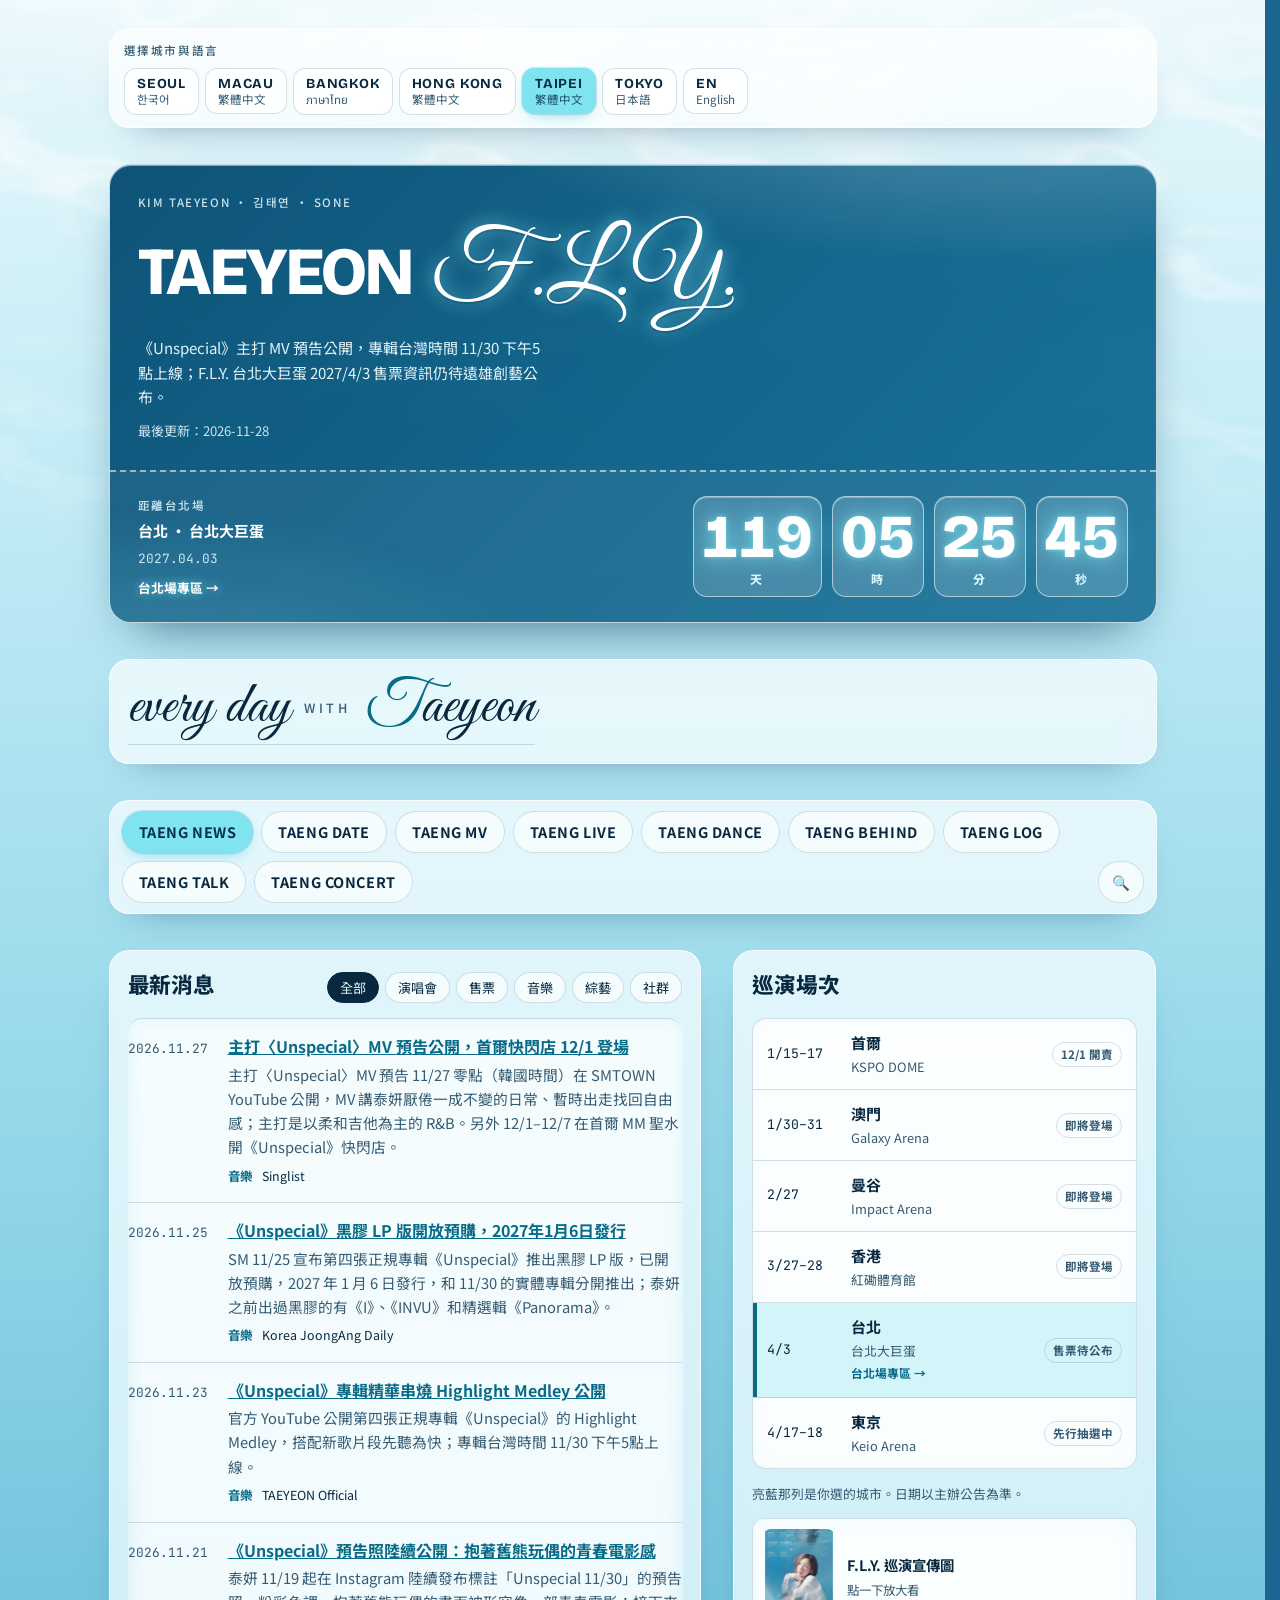
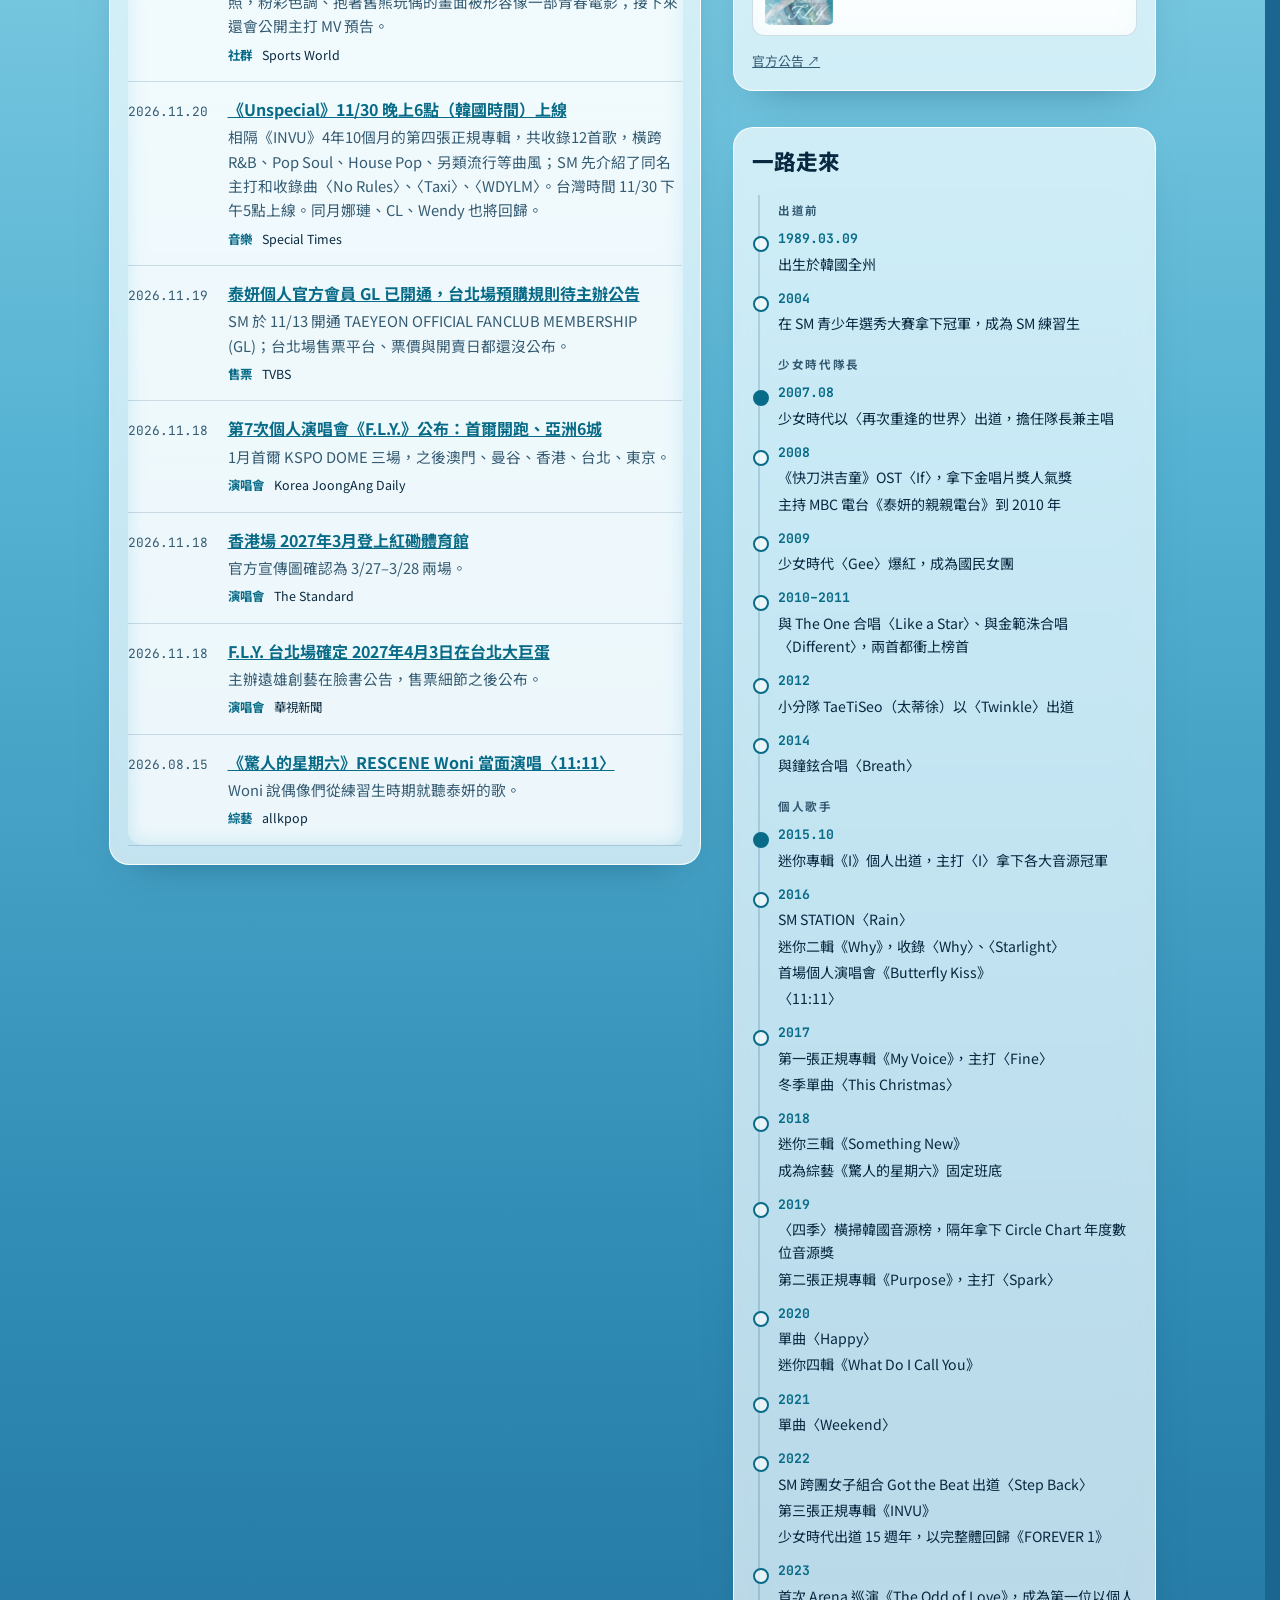
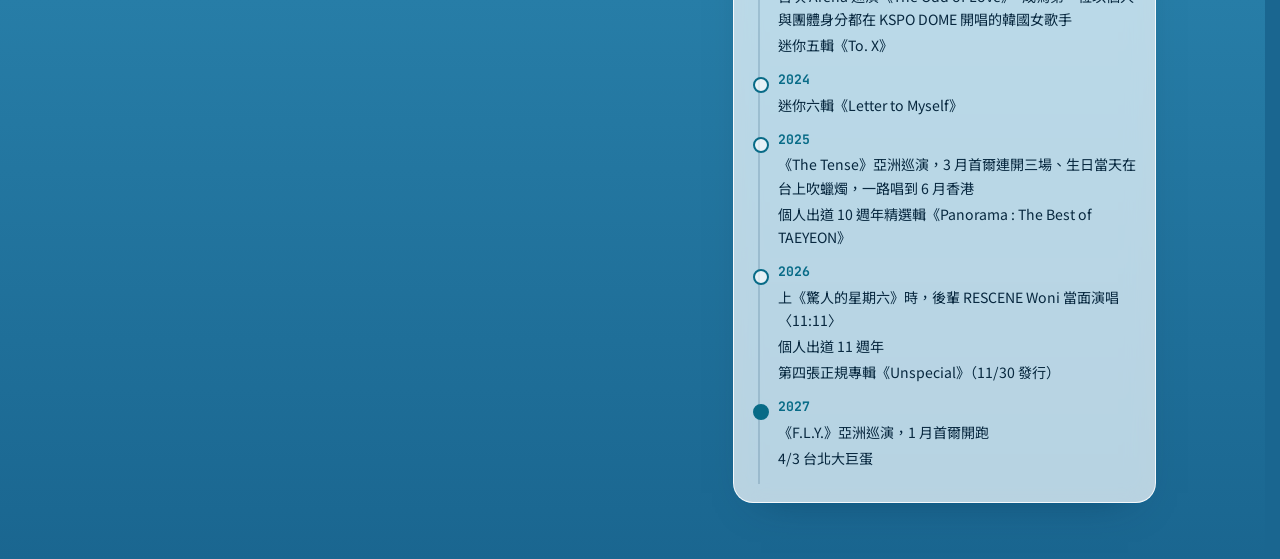
<file: index.html>
<!doctype html>
<html lang="zh-Hant-TW">
<head>
<meta charset="utf-8">
<meta name="viewport" content="width=device-width,initial-scale=1,viewport-fit=cover">
<meta name="theme-color" content="#0d0a0b">
<script>
/* 主題切換（要放在所有樣式之前，避免閃一下舊風格）：
   ?theme=fly → F.L.Y. 水下主題；?theme=classic → 舊的深酒紅；否則 2026-11-30 17:00（台灣）後自動 fly。不記在 localStorage。 */
(function(){var d=document.documentElement,q=null;try{q=new URLSearchParams(location.search).get("theme")}catch(e){}
  var fly=q==="fly"||(q!=="classic"&&Date.now()>=Date.parse("2026-11-30T17:00:00+08:00"));
  if(!fly)return;d.setAttribute("data-theme","fly");
  /* 草寫字 Great Vibes 只有 fly 主題用到，才載入 */
  var l=document.createElement("link");l.id="gvfont";l.rel="stylesheet";l.href="https://fonts.googleapis.com/css2?family=Great+Vibes&display=swap";document.head.appendChild(l);
  var m=document.querySelector('meta[name="theme-color"]');if(m)m.setAttribute("content",matchMedia("(prefers-color-scheme: dark)").matches?"#0d4a6e":"#c4ecf6")})();
</script>
<meta name="description" content="泰妍應援站：最新消息、F.L.Y. 巡演倒數、MV 播放器與年表。">
<title>To. TAEYEON</title>
<link rel="icon" type="image/png" href="favicon.png?v=sig2">
<link rel="apple-touch-icon" sizes="180x180" href="apple-touch-icon.png?v=sig2">
<meta name="apple-mobile-web-app-title" content="To. TAEYEON">
<meta name="apple-mobile-web-app-capable" content="yes">
<meta name="mobile-web-app-capable" content="yes">
<meta name="apple-mobile-web-app-status-bar-style" content="black-translucent">
<link rel="manifest" href="manifest.webmanifest">
<meta property="og:type" content="website">
<meta property="og:site_name" content="To. TAEYEON">
<meta property="og:title" content="To. TAEYEON">
<meta property="og:description" content="太妍應援站：F.L.Y. 台北場倒數、最新消息、MV 與官方影片大全">
<meta property="og:url" content="https://oneoneeeee.github.io/taeyeonwith1/">
<meta property="og:image" content="https://oneoneeeee.github.io/taeyeonwith1/og-image.jpg">
<meta property="og:image:width" content="1200">
<meta property="og:image:height" content="630">
<meta property="og:image:alt" content="To. TAEYEON">
<meta property="og:locale" content="zh_TW">
<meta name="twitter:card" content="summary_large_image">
<meta name="twitter:title" content="To. TAEYEON">
<meta name="twitter:description" content="太妍應援站：F.L.Y. 台北場倒數、最新消息、MV 與官方影片大全">
<meta name="twitter:image" content="https://oneoneeeee.github.io/taeyeonwith1/og-image.jpg">
<link rel="preconnect" href="https://fonts.googleapis.com">
<link rel="preconnect" href="https://fonts.gstatic.com" crossorigin>
<link rel="stylesheet" href="https://fonts.googleapis.com/css2?family=Bricolage+Grotesque:opsz,wght@12..96,800&family=Noto+Sans+TC:wght@400;500;700&family=Noto+Sans+KR:wght@400;700&family=Noto+Sans+JP:wght@400;700&family=Noto+Sans+Thai:wght@400;700&family=JetBrains+Mono:wght@500&family=Bodoni+Moda:ital,opsz,wght@0,6..96,500;0,6..96,700;1,6..96,400&display=swap">
<style>
*{box-sizing:border-box}html,body{margin:0}img{max-width:100%}[hidden]{display:none!important}
/* Layout: a concert-ticket hero with the countdown as its stub, then a news feed beside the tour setlist-style table */
:root{
  --bg:#f6f2f0; --surface:rgba(255,255,255,.86); --ink:#1f1416; --muted:#6f5c60;
  --rose:#c8102e; --rose-soft:rgba(251,225,229,.9); --line:rgba(60,20,28,.14); --pearl:rgba(248,242,241,.88);
  --veil:linear-gradient(180deg,rgba(246,242,240,.80),rgba(246,242,240,.90) 40%,rgba(246,242,240,.94));
  --glow:rgba(200,16,46,.10); --glow2:rgba(200,16,46,.06); --weave:rgba(60,20,28,.035);
  --ok:#2f8a5b; --warn:#b86a12;
  --display:"Bricolage Grotesque","Noto Sans TC",system-ui,sans-serif;
  --body:"Noto Sans TC","Noto Sans KR","Noto Sans JP","Noto Sans Thai",system-ui,-apple-system,"PingFang TC",sans-serif;
  --mono:"JetBrains Mono",ui-monospace,monospace;
}
@media (prefers-color-scheme:dark){:root:not([data-theme="light"]){
  --bg:#0d0a0b; --surface:rgba(22,16,17,.80); --ink:#f5ecec; --muted:#b7a1a4;
  --rose:#ff3b54; --rose-soft:rgba(70,12,22,.78); --line:rgba(255,220,225,.12); --pearl:rgba(30,22,23,.80);
  --veil:linear-gradient(180deg,rgba(13,10,11,.35),rgba(13,10,11,.70) 45%,rgba(13,10,11,.86));
  --glow:rgba(255,40,70,.22); --glow2:rgba(255,40,70,.10); --weave:rgba(255,255,255,.035);
  --ok:#6fd19c; --warn:#f0b263; color-scheme:dark}}
:root[data-theme="dark"]{
  --bg:#0d0a0b; --surface:rgba(22,16,17,.80); --ink:#f5ecec; --muted:#b7a1a4;
  --rose:#ff3b54; --rose-soft:rgba(70,12,22,.78); --line:rgba(255,220,225,.12); --pearl:rgba(30,22,23,.80);
  --veil:linear-gradient(180deg,rgba(13,10,11,.35),rgba(13,10,11,.70) 45%,rgba(13,10,11,.86));
  --glow:rgba(255,40,70,.22); --glow2:rgba(255,40,70,.10); --weave:rgba(255,255,255,.035);
  --ok:#6fd19c; --warn:#f0b263; color-scheme:dark}
body{background:var(--bg);color:var(--ink);font-family:var(--body);line-height:1.65;font-size:15px}
.cover-bg{position:fixed;inset:0;z-index:-1;pointer-events:none;background:var(--veil),url("cover_2.jpg") center 30%/cover no-repeat,radial-gradient(60vmax 45vmax at 88% -8%,var(--glow),transparent 70%),radial-gradient(40vmax 30vmax at -10% 105%,var(--glow2),transparent 70%),repeating-linear-gradient(0deg,var(--weave) 0 1px,transparent 1px 4px),repeating-linear-gradient(90deg,var(--weave) 0 1px,transparent 1px 4px),var(--bg);background:var(--veil),image-set(url("cover_2.webp") type("image/webp"),url("cover_2.jpg") type("image/jpeg")) center 30%/cover no-repeat,radial-gradient(60vmax 45vmax at 88% -8%,var(--glow),transparent 70%),radial-gradient(40vmax 30vmax at -10% 105%,var(--glow2),transparent 70%),repeating-linear-gradient(0deg,var(--weave) 0 1px,transparent 1px 4px),repeating-linear-gradient(90deg,var(--weave) 0 1px,transparent 1px 4px),var(--bg)}
.ticket,.tour,.alert,.mv,.add,.feed,.empty{-webkit-backdrop-filter:blur(10px);backdrop-filter:blur(10px)}
.feed{background:var(--pearl);border-radius:14px;padding-inline:14px}
.filters button{background:var(--surface)}
.stop.me{background:var(--rose-soft)}
.chip{color:#fff}.btn{color:#fff}
.wrap{max-width:1080px;margin:0 auto;padding-left:max(16px,env(safe-area-inset-left,0px));padding-right:max(16px,env(safe-area-inset-right,0px));padding-block:28px 56px;display:grid;gap:36px}
a{color:var(--rose)}
a:focus-visible,button:focus-visible{outline:2px solid var(--rose);outline-offset:2px}
h1,h2{font-family:var(--display);text-wrap:balance;margin:0}
h2{font-size:1.35rem;font-weight:800;letter-spacing:-.01em}
.label{font-size:.72rem;letter-spacing:.14em;text-transform:uppercase;color:var(--muted);font-weight:500}
.mono{font-family:var(--mono);font-variant-numeric:tabular-nums}

/* ticket hero */
.tourposter{display:grid;grid-template-columns:72px 1fr;gap:12px;align-items:center;padding:10px;border:1px solid var(--line);border-radius:12px;background:var(--surface);cursor:zoom-in;font:inherit;color:var(--ink);text-align:left;width:100%;-webkit-backdrop-filter:blur(10px);backdrop-filter:blur(10px)}
.tourposter img{width:72px;height:96px;object-fit:cover;border-radius:8px;display:block}
.tourposter b{display:block;font-size:.9rem}
.tourposter span{font-size:.78rem;color:var(--muted)}
.ticket{display:grid;grid-template-columns:1fr auto;background:var(--surface);border:1px solid var(--line);border-radius:18px;overflow:hidden}
.ticket-main{padding:28px;display:grid;gap:10px;min-width:0}
.ticket-main h1{font-size:clamp(2.4rem,7vw,4.2rem);font-weight:800;line-height:1;letter-spacing:-.03em}
.ticket-main h1 span{color:var(--rose)}
.ticket-main p{margin:0;color:var(--muted);max-width:52ch}
.stub{border-left:2px dashed var(--line);padding:24px 28px;display:grid;align-content:center;gap:4px;min-width:200px;background:var(--rose-soft);position:relative}
.stub::before,.stub::after{content:"";position:absolute;left:-11px;width:20px;height:20px;border-radius:50%;background:var(--bg);border:1px solid var(--line)}
.stub::before{top:-11px}.stub::after{bottom:-11px}
.stub .days{font-family:var(--display);font-size:3.4rem;font-weight:800;line-height:1;color:var(--rose)}
.stub .where{font-weight:700}
@media (max-width:640px){.ticket{grid-template-columns:1fr}.stub{border-left:0;border-top:2px dashed var(--line);min-width:0}.stub::before,.stub::after{display:none}}

.updated{font-size:.82rem;color:var(--muted)}
.alerts{display:grid;gap:10px}
.alert{display:flex;gap:12px;align-items:flex-start;padding:12px 14px;border-radius:12px;background:var(--pearl);border:1px solid var(--line)}
.chip{flex:none;font-size:.72rem;font-weight:700;padding:2px 9px;border-radius:99px;background:var(--rose);color:var(--surface);margin-top:2px}
.chip.ok{background:var(--ok)}.chip.warn{background:var(--warn)}
.alert div{min-width:0}

.grid{display:grid;grid-template-columns:minmax(0,1.4fr) minmax(0,1fr);gap:32px;align-items:start}
@media (max-width:860px){.grid{grid-template-columns:1fr}}
section{display:grid;gap:14px;min-width:0}
.head{display:flex;justify-content:space-between;align-items:baseline;gap:12px;flex-wrap:wrap}

.filters{display:flex;gap:6px;flex-wrap:wrap}
.filters button{font:inherit;font-size:.82rem;border:1px solid var(--line);background:var(--surface);color:var(--ink);padding:4px 12px;border-radius:99px;cursor:pointer}
.filters button[aria-pressed="true"]{background:var(--ink);color:var(--bg);border-color:var(--ink)}

.feed{display:grid;gap:0;border-top:1px solid var(--line)}
.item{display:grid;grid-template-columns:86px 1fr;gap:14px;padding:16px 0;border-bottom:1px solid var(--line)}
.item time{font-family:var(--mono);font-size:.8rem;color:var(--muted);padding-top:3px}
.item h3{margin:0 0 4px;font-size:1rem;line-height:1.45}
.item p{margin:0;color:var(--muted);font-size:.92rem}
.item .meta{margin-top:6px;font-size:.78rem;display:flex;gap:10px;flex-wrap:wrap;align-items:center}
.tag{color:var(--rose);font-weight:700}
@media (max-width:480px){.item{grid-template-columns:1fr;gap:4px}}

.tour{display:grid;gap:0;border:1px solid var(--line);border-radius:14px;overflow:hidden;background:var(--surface)}
.stop{display:grid;grid-template-columns:72px 1fr auto;gap:12px;align-items:center;padding:12px 14px;border-bottom:1px solid var(--line)}
.stop:last-child{border-bottom:0}
.stop.me{background:var(--rose-soft)}
.stop .d{font-family:var(--mono);font-size:.82rem;font-variant-numeric:tabular-nums}
.stop .c{font-weight:700}.stop .v{font-size:.8rem;color:var(--muted)}
.stop .s{font-size:.72rem;font-weight:700;padding:2px 8px;border-radius:99px;border:1px solid var(--line);color:var(--muted);white-space:nowrap}
.stop .s.past{opacity:.6}
.note{font-size:.8rem;color:var(--muted)}

.empty{padding:22px;border:1px dashed var(--line);border-radius:12px;color:var(--muted);font-size:.92rem}

.timeline{display:grid;gap:0;border-left:2px solid var(--line);margin-left:6px}
.t{position:relative;padding:0 0 14px 18px}
.t::before{content:"";position:absolute;left:-7px;top:6px;width:12px;height:12px;border-radius:50%;background:var(--surface);border:2px solid var(--rose)}
.t b{font-family:var(--mono);font-size:.82rem;color:var(--rose);display:block;line-height:1.4}
.t ul{margin:4px 0 0;padding:0;list-style:none;display:grid;gap:3px;font-size:.88rem}
.t li{color:var(--ink)}
.t li i{font-style:normal;color:var(--muted);font-size:.8rem;margin-left:4px}
.t.big::before{background:var(--rose)}
.tl-era{font-size:.72rem;letter-spacing:.14em;text-transform:uppercase;color:var(--muted);font-weight:700;padding:6px 0 10px 18px}
.edw{font-family:"Bodoni Moda","Didot","Bodoni 72",Georgia,serif;font-weight:400;font-size:clamp(2.2rem,6.5vw,3.6rem);line-height:1;display:flex;flex-wrap:wrap;align-items:baseline;gap:0 .3em;padding-bottom:10px;border-bottom:1px solid var(--ink)}
.edw em{font-style:italic;font-weight:400;letter-spacing:-.02em}
.edw span{font-weight:700;text-transform:uppercase;letter-spacing:.08em;font-size:.82em}
.edw span::first-letter{color:var(--rose)}
.edw small{font-family:var(--body);font-size:.22em;font-weight:500;letter-spacing:.3em;text-transform:uppercase;color:var(--muted);align-self:center}
.mvs{display:grid;grid-template-columns:repeat(auto-fill,minmax(230px,1fr));gap:12px}
.mv{display:grid;grid-template-columns:auto 1fr;gap:12px;align-items:center;padding:14px;border:1px solid var(--line);border-radius:14px;background:var(--surface);text-decoration:none;color:var(--ink);transition:border-color .2s,transform .2s}
.mv:hover{border-color:var(--rose);transform:translateY(-2px)}
.mv .play{width:44px;height:44px;border-radius:50%;display:grid;place-items:center;background:var(--rose-soft);color:var(--rose);font-size:1rem}
.mv .tt{font-weight:700;line-height:1.35}
.mv .yr{font-family:var(--mono);font-size:.75rem;color:var(--muted);margin-left:6px;font-weight:500}
.mv .bl{font-size:.82rem;color:var(--muted);line-height:1.5;margin-top:2px}
.mv .src{font-size:.72rem;color:var(--rose);margin-top:4px}
@media (prefers-reduced-motion:reduce){.mv{transition:none}.mv:hover{transform:none}}
.mvplayer{display:grid;gap:10px}
.mvframe{position:relative;width:100%;max-width:880px;aspect-ratio:16/9;border-radius:16px;overflow:hidden;background:#000;box-shadow:0 20px 50px -24px rgba(0,0,0,.6)}
.mvframe>div,.mvframe iframe{position:absolute;inset:0;width:100%;height:100%;border:0}
.ytcover{position:absolute;inset:0;width:100%;height:100%;padding:0;margin:0;border:0;background:#000;cursor:pointer;display:block;overflow:hidden;--ytpb:#ff0033;--ytpt:#fff}
.ytcover img{position:absolute;inset:0;width:100%;height:100%;object-fit:cover;display:block;transition:transform .5s ease,filter .3s}
.ytcover::after{content:"";position:absolute;inset:0;background:radial-gradient(ellipse at center,transparent 55%,rgba(0,0,0,.28));pointer-events:none}
.ytcover svg{position:absolute;left:50%;top:50%;width:68px;height:48px;transform:translate(-50%,-50%);z-index:1;filter:drop-shadow(0 4px 14px rgba(0,0,0,.45));transition:transform .2s}
.ytcover svg .pb{fill:var(--ytpb);fill-opacity:.9;transition:fill-opacity .2s}.ytcover svg .pt{fill:var(--ytpt)}
.ytcover:hover svg .pb,.ytcover:focus-visible svg .pb{fill-opacity:1}
.ytcover:hover svg{transform:translate(-50%,-50%) scale(1.08)}.ytcover:hover img{transform:scale(1.02);filter:brightness(1.05)}
.ytcover:focus-visible{outline:3px solid var(--rose);outline-offset:-3px}
@media (max-width:480px){.ytcover svg{width:56px;height:40px}}
@media (prefers-reduced-motion:reduce){.ytcover img,.ytcover svg{transition:none}.ytcover:hover svg{transform:translate(-50%,-50%)}.ytcover:hover img{transform:none}}
.mvbar{display:flex;justify-content:space-between;align-items:center;gap:12px;flex-wrap:wrap;max-width:880px}
.mvnow{display:grid;min-width:0}.mvnow b{font-size:1.05rem}.mvnow span{font-size:.82rem;color:var(--muted)}
.mvctrl{display:flex;gap:8px;align-items:center;flex-wrap:wrap}
.mvctrl button{font:inherit;border:1px solid var(--line);background:var(--surface);color:var(--ink);border-radius:99px;min-width:40px;height:36px;padding:0 12px;cursor:pointer}
.mvctrl button.main{background:var(--rose);border-color:var(--rose);color:#fff;min-width:56px}
.mvctrl a{font-size:.85rem}
button.mv{font:inherit;text-align:left;cursor:pointer;width:100%}
.mv.on{border-color:var(--rose);background:var(--rose-soft)}
.mv img.thumb{width:64px;height:36px;border-radius:6px;object-fit:cover;display:block}
[data-tab][hidden]{display:none!important}
.tabbar{display:flex;flex-wrap:wrap;gap:8px;padding:12px 0;border-top:1px solid var(--line);border-bottom:1px solid var(--line)}
.tabbar button{font:inherit;font-size:.9rem;font-weight:700;letter-spacing:.04em;border:1px solid var(--line);background:var(--surface);color:var(--ink);padding:8px 16px;border-radius:99px;cursor:pointer;transition:border-color .2s}
.tabbar button:hover{border-color:var(--rose)}
.tabbar button[aria-pressed="true"]{background:var(--rose);border-color:var(--rose);color:#fff}
@media (max-width:480px){.tabbar{gap:6px}.tabbar button{font-size:.82rem;padding:7px 12px}}
.mvscroll{max-height:460px;overflow-y:auto;overscroll-behavior:contain;padding:2px 4px 2px 0}
.lglist{max-height:440px;overflow-y:auto;overscroll-behavior:contain;padding:2px 4px 2px 0;max-width:880px}
.mv .tp{display:inline-block;font-size:.68rem;font-weight:700;line-height:1;color:#fff;background:var(--rose);border-radius:99px;padding:3px 7px;margin-right:6px;vertical-align:1px}
.mv .ep{font-family:var(--mono);font-size:.72rem;color:var(--rose);font-weight:700;margin-right:6px}
.gallery{overflow:hidden;border-radius:14px;-webkit-mask-image:linear-gradient(90deg,transparent,#000 6%,#000 94%,transparent);mask-image:linear-gradient(90deg,transparent,#000 6%,#000 94%,transparent)}
.track{display:flex;gap:12px;width:max-content;animation:marquee var(--dur,80s) linear infinite}
.gallery:hover .track,.gallery:focus-within .track{animation-play-state:paused}
@keyframes marquee{from{transform:translateX(0)}to{transform:translateX(calc(-50% - 6px))}}
.ph{flex:none;position:relative;border-radius:12px;overflow:hidden;background:var(--pearl);cursor:zoom-in;border:0;padding:0;display:block;height:clamp(200px,34vw,300px)}
.ph img{display:block;height:100%;width:auto;max-width:none;transition:transform .4s ease}
@media (prefers-reduced-motion:reduce){.gallery{overflow-x:auto;-webkit-mask-image:none;mask-image:none}.track{animation:none}}
.ph:hover img{transform:scale(1.03)}
.ph span{position:absolute;left:0;right:0;bottom:0;padding:22px 10px 8px;font-size:.78rem;color:#fff;background:linear-gradient(transparent,rgba(20,8,14,.7));text-align:left;opacity:0;transition:opacity .2s}
.ph:hover span,.ph:focus-visible span{opacity:1}
@media (hover:none){.ph span{opacity:1}}
.lb{position:fixed;inset:0;z-index:20;background:rgba(14,6,10,.92);display:grid;place-items:center;padding:max(16px,env(safe-area-inset-top,0px)) max(16px,env(safe-area-inset-right,0px)) max(16px,env(safe-area-inset-bottom,0px)) max(16px,env(safe-area-inset-left,0px))}
.lb figure{margin:0;display:grid;gap:10px;justify-items:center;max-width:100%}
.lb img{max-width:100%;max-height:82vh;border-radius:10px}
.lb figcaption{color:#f6eaf0;font-size:.9rem;text-align:center}
.lb .del{position:static;width:auto;height:auto;padding:6px 14px;font-size:.82rem;border-radius:99px}
.add{display:flex;gap:8px;flex-wrap:wrap;align-items:center;padding:12px 14px;border:1px dashed var(--line);border-radius:12px;background:var(--surface)}
.add select,.add input[type=text]{font:inherit;font-size:.85rem;padding:6px 10px;border:1px solid var(--line);border-radius:8px;background:var(--bg);color:var(--ink);min-width:0}
.add input[type=text]{flex:1 1 160px}
.btn{font:inherit;font-size:.85rem;font-weight:700;padding:7px 14px;border-radius:99px;border:0;background:var(--rose);color:var(--surface);cursor:pointer}
.btn:disabled{opacity:.5;cursor:default}
.links{display:flex;gap:14px;flex-wrap:wrap;font-size:.85rem}
.lb button{position:absolute;background:rgba(255,255,255,.12);color:#fff;border:0;border-radius:99px;width:44px;height:44px;font-size:1.3rem;cursor:pointer}
.lb .x{top:max(16px,env(safe-area-inset-top,0px));right:max(16px,env(safe-area-inset-right,0px))}
.lb .pv{left:max(12px,env(safe-area-inset-left,0px));top:50%}.lb .nx{right:max(12px,env(safe-area-inset-right,0px));top:50%}
@media (prefers-reduced-motion:reduce){.ph img{transition:none}}
.citybar{display:grid;gap:8px}
.cities{display:flex;gap:6px;flex-wrap:wrap}
.cities button{font:inherit;display:grid;gap:0;text-align:left;padding:6px 12px 7px;border:1px solid var(--line);border-radius:12px;background:var(--surface);color:var(--ink);cursor:pointer;line-height:1.25;-webkit-backdrop-filter:blur(10px);backdrop-filter:blur(10px)}
.cities button b{font-family:"Bodoni Moda",Georgia,serif;font-size:.86rem;letter-spacing:.08em}
.cities button small{font-size:.72rem;color:var(--muted)}
.cities button[aria-pressed="true"]{background:var(--rose);border-color:var(--rose);color:#fff}
.cities button[aria-pressed="true"] small{color:rgba(255,255,255,.85)}
.cities .en{align-self:stretch;place-content:center}
footer{font-size:.8rem;color:var(--muted);border-top:1px solid var(--line);padding-top:16px}
.nophotos .head .note,.nophotos .links,.nophotos .filters,.nophotos #gallery{display:none!important}
#phsec .head .note,#phsec .links,#phsec .filters,.ph span,#lbdel,#lbcap{display:none!important}
.ticket{grid-template-columns:1fr!important}
.stub{border-left:0!important;border-top:2px dashed var(--line);min-width:0!important;display:grid!important;grid-template-columns:auto 1fr;grid-template-areas:"lb cd" "wh cd" "wn cd";align-items:center;column-gap:28px;row-gap:4px}
.stub::before,.stub::after{display:none!important}
.stub .label{grid-area:lb}.stub .where{grid-area:wh}.stub .note{grid-area:wn}
.stub .days{grid-area:cd;display:flex;gap:10px;justify-content:flex-end;flex-wrap:wrap;font-size:2rem}
.cdu{display:flex;flex-direction:column;align-items:center;min-width:4.6rem;padding:10px 8px;border-radius:14px;background:rgba(0,0,0,.28);border:1px solid var(--line)}
.cdu b{font-family:var(--display);font-size:clamp(1.9rem,6vw,3.2rem);font-weight:800;line-height:1;color:var(--rose);font-variant-numeric:tabular-nums}
.cdu i{font-style:normal;font-size:.75rem;letter-spacing:.12em;color:var(--muted);margin-top:6px}
@media (max-width:640px){.stub{grid-template-columns:1fr;grid-template-areas:"lb" "cd" "wh" "wn"}.stub .days{justify-content:space-between;gap:6px;margin:6px 0}.cdu{min-width:0;flex:1}}
.remind{display:flex;flex-wrap:wrap;align-items:center;justify-content:space-between;gap:12px 20px;padding:16px 18px;margin-bottom:12px;border-radius:16px;background:var(--rose-soft);border:1px solid var(--line)}
.remind-t{display:grid;gap:2px}.remind-t b{font-size:1.02rem}.remind-t span{font-weight:700;color:var(--rose)}.remind-t small{color:var(--muted);font-size:.8rem}
.remind-b{display:flex;flex-wrap:wrap;gap:8px}
.rbtn{display:inline-block;padding:9px 16px;border-radius:999px;background:var(--rose);color:#fff!important;text-decoration:none;font-weight:700;font-size:.88rem}
.rbtn.ghost{background:transparent;border:1px solid var(--rose);color:var(--rose)!important}
@media (max-width:640px){.remind-b{width:100%}.rbtn{flex:1;text-align:center}}
/* 今天聽什麼（MV 隨機播） */
.mvtools{display:flex;gap:8px;align-items:center;flex-wrap:wrap}
.randbtn{font:inherit;font-size:.82rem;font-weight:700;border:1px solid var(--rose);background:var(--rose-soft);color:var(--rose);padding:4px 12px;border-radius:99px;cursor:pointer;transition:background .2s,color .2s}
.randbtn:hover{background:var(--rose);color:#fff}
/* 找影片：分頁列最右邊的 🔍，點開是搜尋框＋下拉結果 */
.tabbar{position:relative;z-index:20}
.tabbar button.srchbtn{margin-left:auto;padding:8px 13px;font-weight:400;letter-spacing:0}
.tabbar button.srchbtn[aria-expanded="true"]{border-color:var(--rose)}
.srch{position:absolute;left:0;right:0;top:calc(100% + 6px);display:grid;gap:8px;padding:10px;border-radius:16px;background:var(--bg);border:1px solid var(--line);box-shadow:0 24px 50px -20px rgba(0,0,0,.55)}
.srch[hidden]{display:none}
.srch input{font:inherit;font-size:16px;width:100%;box-sizing:border-box;padding:10px 14px;border-radius:12px;border:1px solid var(--line);background:var(--surface);color:var(--ink)}
.srch input:focus{outline:2px solid var(--rose);outline-offset:1px}
.srchres{max-height:min(60vh,430px);overflow-y:auto;overscroll-behavior:contain;display:grid;gap:4px}
.srchres:empty{display:none}
.sr{display:grid;grid-template-columns:80px 1fr;gap:10px;align-items:center;padding:6px;border-radius:10px;border:1px solid transparent;cursor:pointer;color:var(--ink)}
.sr:hover,.sr[aria-selected="true"]{background:var(--rose-soft);border-color:var(--rose)}
.sr img{width:80px;height:45px;object-fit:cover;border-radius:6px;display:block;background:#000}
.sr div{min-width:0;display:grid;gap:2px}
.sr b{font-size:.9rem;line-height:1.35;font-weight:700;overflow:hidden;display:-webkit-box;-webkit-line-clamp:2;-webkit-box-orient:vertical}
.sr small{font-size:.72rem;font-weight:700;color:var(--rose);overflow:hidden;text-overflow:ellipsis;white-space:nowrap}
.srnone{padding:12px;color:var(--muted);font-size:.9rem}
/* F.L.Y. 台北場專區（TAENG DATE 裡，#taipei） */
.tpcard{display:grid;gap:16px;padding:18px;margin-bottom:12px;border-radius:16px;background:var(--pearl);border:1px solid var(--line);scroll-margin-top:12px;min-width:0}
.tpcard:focus{outline:none}
.tp-h{display:grid;gap:3px}.tp-h b{font-size:1.1rem}.tp-h span{font-weight:700;color:var(--rose)}.tp-h small{color:var(--muted);font-size:.8rem}
.tp-info{display:grid;grid-template-columns:repeat(auto-fill,minmax(190px,1fr));gap:8px;margin:0}
.tp-info div{padding:10px 12px;border-radius:12px;background:var(--surface);border:1px solid var(--line);min-width:0}
.tp-info dt{font-size:.74rem;color:var(--muted)}
.tp-info dd{margin:2px 0 0;font-weight:700;line-height:1.45;overflow-wrap:anywhere}
.tp-info dd.tba{color:var(--muted);font-weight:500}
.tp-now{font-size:.88rem;line-height:1.6;padding:10px 12px;border-left:3px solid var(--warn);background:var(--surface);border-radius:8px}
.tp-now a{font-size:.82rem;margin-left:6px}
.tp-sec{display:grid;gap:6px;min-width:0}
.tp-sec h3{font-size:1rem;margin:0}
.tp-sec ul{margin:0;padding-left:1.2em;display:grid;gap:5px;font-size:.9rem;line-height:1.6}
.tp-sec p{margin:0;font-size:.9rem;line-height:1.6}
ul.tp-chk{list-style:none;padding:0}
.tp-chk label{display:flex;gap:8px;align-items:flex-start;cursor:pointer}
.tp-chk input{margin:.3em 0 0;width:18px;height:18px;flex:none;accent-color:var(--rose)}
.tp-chk input:checked+span{color:var(--muted);text-decoration:line-through}
.tp-src{font-size:.76rem;color:var(--muted);display:flex;flex-wrap:wrap;gap:4px 12px;border-top:1px dashed var(--line);padding-top:10px}
.tp-src a{overflow-wrap:anywhere}
.tplink{grid-area:tl;font-size:.8rem;font-weight:700;text-decoration:none;justify-self:start;margin-top:4px}
.stub{grid-template-areas:"lb cd" "wh cd" "wn cd" "tl cd"}
#tpcal small{flex-basis:100%}
.tpgo{display:inline-block;font-size:.74rem;font-weight:700;margin-top:2px;text-decoration:none;white-space:nowrap}
@media (max-width:640px){.stub{grid-template-areas:"lb" "cd" "wh" "wn" "tl"}.tp-info{grid-template-columns:1fr 1fr}.tpcard{padding:14px}}
@media (max-width:360px){.tp-info{grid-template-columns:1fr}}
@media (prefers-reduced-motion:reduce){.randbtn{transition:none}}
</style>
<link rel="stylesheet" href="theme-fly.css?v=4">
</head>
<body>
<style>
#bookintro{position:fixed;inset:0;z-index:9999;display:grid;place-items:center;cursor:pointer;overflow:hidden;
  background:radial-gradient(circle at 50% 42%,#3a0d16 0,#160709 55%,#0a0708 100%);transition:opacity .8s ease .15s;-webkit-tap-highlight-color:transparent}
#bookintro.bk-done{opacity:0;pointer-events:none}
.bk-stage{perspective:1800px;transition:transform 1.1s cubic-bezier(.6,0,.2,1)}
.bk{position:relative;width:min(58vw,300px);aspect-ratio:4/5;transform-style:preserve-3d;
  transition:transform 1.3s cubic-bezier(.65,0,.25,1);animation:bkfloat 3.2s ease-in-out infinite}
@keyframes bkfloat{50%{translate:0 -10px}}
.bk-page,.bk-back{background:radial-gradient(rgba(255,255,255,.035) 1px,transparent 1px) 0 0/5px 5px,#1d1819}
.bk-page{position:absolute;inset:0;border-radius:2px 6px 6px 2px;
  box-shadow:inset 14px 0 18px -10px rgba(0,0,0,.8),3px 3px 0 #2c2526,6px 6px 0 #241e1f,9px 9px 0 #191415,0 40px 70px rgba(0,0,0,.7);
  display:grid;place-items:center}
.bk-pol{position:relative;width:70%;background:#f7f3ec;padding:7px 7px 30px;transform:rotate(-3deg);box-shadow:0 6px 14px rgba(0,0,0,.55)}
.bk-pol img{display:block;width:100%;aspect-ratio:4/5;object-fit:cover;background:#2a1418}
.bk-pol figcaption{position:absolute;left:0;right:0;bottom:7px;text-align:center;font-family:"Bodoni Moda","Didot","Bodoni 72",Georgia,serif;font-style:italic;font-size:13px;color:#5a2b33}
.bk-pol::before{content:"";position:absolute;top:-9px;left:50%;width:58px;height:18px;margin-left:-29px;transform:rotate(4deg);background:rgba(255,226,214,.55);box-shadow:0 1px 2px rgba(0,0,0,.2)}
.bk-cover{position:absolute;inset:0;transform-origin:left center;transform-style:preserve-3d;transition:transform 1.5s cubic-bezier(.7,0,.25,1)}
.bk-front,.bk-back{position:absolute;inset:0;backface-visibility:hidden;-webkit-backface-visibility:hidden;border-radius:2px 6px 6px 2px}
.bk-front{background:repeating-linear-gradient(0deg,rgba(255,255,255,.04) 0 1px,transparent 1px 3px),repeating-linear-gradient(90deg,rgba(0,0,0,.12) 0 1px,transparent 1px 3px),linear-gradient(135deg,#6a1522,#3e0b13);
  box-shadow:inset 10px 0 0 -4px rgba(0,0,0,.35),inset 12px 0 0 -4px rgba(255,255,255,.06),0 40px 70px rgba(0,0,0,.7);
  display:flex;flex-direction:column;align-items:center;justify-content:center;gap:14px;color:#e9cf9a;text-align:center}
.bk-win{width:62%;aspect-ratio:1;background:url("cover_2.jpg") center/cover,#140a0c;background:image-set(url("cover_2.webp") type("image/webp"),url("cover_2.jpg") type("image/jpeg")) center/cover,#140a0c;
  box-shadow:inset 0 3px 8px rgba(0,0,0,.75),0 0 0 7px #4a0f18,0 0 0 8px rgba(233,207,154,.45),0 1px 0 9px rgba(0,0,0,.25)}
.bk-front small{font:600 9px/1.4 system-ui,sans-serif;letter-spacing:.32em;opacity:.8;margin-top:6px}
.bk-front b{font-family:"Bodoni Moda","Didot","Bodoni 72",Georgia,serif;font-weight:400;font-size:clamp(20px,6vw,28px);line-height:1.1;text-shadow:0 1px 0 rgba(0,0,0,.5)}
.bk-front b i{display:block;font-size:.5em;letter-spacing:.3em;text-transform:uppercase;font-style:normal;margin:2px 0}
.bk-back{transform:rotateY(180deg);box-shadow:inset -14px 0 18px -10px rgba(0,0,0,.8);display:grid;place-items:center;
  color:#c9ab76;font-family:"Bodoni Moda","Didot","Bodoni 72",Georgia,serif;font-style:italic;font-size:16px;letter-spacing:.08em;text-align:center;line-height:1.8}
.bk-back span{display:block;font:600 9px/1.4 system-ui,sans-serif;font-style:normal;letter-spacing:.3em;opacity:.6}
.bk-hint{position:absolute;bottom:11%;left:0;right:0;text-align:center;color:#f4d9de;font:500 12px/1 system-ui,sans-serif;letter-spacing:.32em;animation:bkblink 1.8s ease-in-out infinite}
@keyframes bkblink{50%{opacity:.25}}
.bk-skip{position:absolute;top:18px;right:18px;background:none;border:1px solid rgba(255,255,255,.3);color:#f4d9de;border-radius:999px;padding:6px 14px;font:12px system-ui,sans-serif;cursor:pointer}
#bookintro.bk-open .bk{animation:none;transform:translateX(50%)}
#bookintro.bk-open .bk-cover{transform:rotateY(-178deg)}
#bookintro.bk-open .bk-hint,#bookintro.bk-open .bk-skip{opacity:0;transition:opacity .3s}
#bookintro.bk-zoom .bk-stage{transform:scale(2.6)}
@media (max-width:520px){#bookintro.bk-open .bk{transform:translateX(50%) scale(.82)}}
</style>
<div id="bookintro" role="button" tabindex="0" aria-label="翻開泰妍應援站相簿">
  <div class="bk-stage"><div class="bk">
    <div class="bk-page"><figure class="bk-pol"><picture><source srcset="poster_2.webp" type="image/webp"><img src="poster_2.jpg" alt="" decoding="async"></picture><figcaption>F.L.Y. · 2027.04.03 Taipei</figcaption></figure></div>
    <div class="bk-cover">
      <div class="bk-front"><div class="bk-win"></div><small style="padding-left:.32em">SONE</small><b>every day<i>with</i>TAEYEON</b></div>
      <div class="bk-back"><div><span>KIM TAEYEON · 김태연</span>since 2007</div></div>
    </div>
  </div></div>
  <div class="bk-hint">點一下翻開 · TAP TO OPEN</div>
  <div class="fly-intro fly-only" aria-hidden="true"><div class="fly-surface"><i></i><i></i></div><div class="fly-intro-t"><b>F.L.Y.</b><small>TAEYEON CONCERT · 2027.04.03 TAIPEI</small></div></div>
  <button class="bk-skip" type="button">略過</button>
</div>
<script>
(function(){
  var o=document.getElementById("bookintro");if(!o)return;
  var root=document.documentElement,isFly=root.getAttribute("data-theme")==="fly";
  /* 「已看過」依主題分開記：舊主題 bkseen、fly 主題 bkseen-fly；?theme=fly 預覽時每次都播，不讀也不寫 */
  var key=isFly?"bkseen-fly":"bkseen",preview=false;try{preview=isFly&&new URLSearchParams(location.search).get("theme")==="fly"}catch(e){}
  var seen=null;if(!preview){try{seen=sessionStorage.getItem(key)}catch(e){}}
  if(seen||matchMedia("(prefers-reduced-motion: reduce)").matches){o.remove();return}
  root.style.overflow="hidden";
  var busy=false;
  if(isFly){ /* F.L.Y. 主題：浮上水面轉場，約 2 秒自動結束；舊主題不會進到這裡 */
    if(!preview){try{sessionStorage.setItem(key,"1")}catch(e){}}
    o.setAttribute("aria-label","略過開場");root.classList.add("fly-intro-on");
    var end=function(e){if(e)e.stopPropagation();if(busy)return;busy=true;clearTimeout(tm);o.classList.add("bk-done");
      setTimeout(function(){o.remove();root.style.overflow="";root.classList.remove("fly-intro-on")},900)};
    /* 等 Great Vibes 載好再讓文字浮上來（最多等 0.6 秒），總長約 2 秒不變 */
    var go=false,tm,start=function(){if(go)return;go=true;o.classList.add("fly-go");tm=setTimeout(end,1800)};
    var gl=document.getElementById("gvfont"),fl=function(){try{document.fonts.load('1em "Great Vibes"').then(start,start)}catch(e){start()}};
    if(!gl)start();else if(gl.sheet)fl();else{gl.addEventListener("load",fl);gl.addEventListener("error",start)}
    setTimeout(start,600);
    o.addEventListener("click",end);
    o.addEventListener("keydown",function(e){if(e.key==="Enter"||e.key===" "||e.key==="Escape"){e.preventDefault();end()}});
    o.querySelector(".bk-skip").addEventListener("click",end);
    o.focus();return}
  function mark(){try{sessionStorage.setItem("bkseen","1")}catch(e){}}
  function finish(ms){setTimeout(function(){o.remove();root.style.overflow=""},ms)}
  function open(){if(busy)return;busy=true;mark();o.classList.add("bk-open");
    setTimeout(function(){o.classList.add("bk-zoom","bk-done")},1700);finish(2650)}
  o.addEventListener("click",open);
  o.addEventListener("keydown",function(e){if(e.key==="Enter"||e.key===" "){e.preventDefault();open()}});
  o.querySelector(".bk-skip").addEventListener("click",function(e){e.stopPropagation();if(busy)return;busy=true;mark();o.classList.add("bk-done");finish(900)});
  o.focus();
})();
</script>
<div class="cover-bg" aria-hidden="true"></div>
<div class="fly-surface fly-only" aria-hidden="true"><i></i><i></i></div>
<div class="fly-bubbles fly-only" aria-hidden="true"><i></i><i></i><i></i><i></i><i></i><i></i><i></i><i></i><i></i><i></i><i></i><i></i></div>
<div class="wrap">
  <nav class="citybar" aria-label="City and language">
    <div class="label" data-i18n="pick">選擇城市與語言</div>
    <div class="cities" id="cities"></div>
  </nav>
  <div class="ticket" data-i18n-aria="ticketAria" aria-label="下一場演唱會">
    <div class="ticket-main">
      <div class="label">KIM TAEYEON · 김태연 · SONE</div>
      <h1>TAEYEON <span>F.L.Y.</span></h1>
      <p id="headline">最新消息載入中…</p>
      <div class="updated" id="updated"></div>
    </div>
    <div class="stub" id="stub">
      <div class="label" id="cdlabel">距離台北場</div>
      <div class="days mono" id="days">—</div>
      <div class="where" id="where">台北大巨蛋</div>
      <div class="note mono" id="when"></div>
      <a class="tplink" href="#taipei" data-i18n="tpLink">台北場專區 →</a>
    </div>
  </div>

  <section aria-labelledby="ph-h" id="phsec" class="nophotos">
    <div class="head">
      <div><h2 id="ph-h" class="edw"><em>every day</em> <small>with</small> <span>Taeyeon</span></h2><div class="note" data-i18n="phNote">滑鼠移上去會暫停，點照片可以放大。</div></div>
      <div style="display:grid;gap:6px;justify-items:end"><div class="filters" id="phfilters" role="group" aria-label="篩選照片"></div><div class="filters" id="yrfilters" role="group" aria-label="篩選年代" hidden></div></div>
    </div>
    <div class="links"><a href="https://www.facebook.com/share/1Rpze9ewD1/" target="_blank" rel="noopener" data-i18n="fb">前往泰妍粉專 ↗</a><a href="https://www.instagram.com/taeyeon_ss/" target="_blank" rel="noopener">Instagram @taeyeon_ss ↗</a></div>
    <div class="add" id="addbox" hidden>
      <select id="addcat" aria-label="照片分類"><option value="daily">日常</option><option value="stage">舞台</option><option value="shoot">寫真</option></select>
      <input type="text" id="addcap" placeholder="照片說明（可不填）" aria-label="照片說明">
      <label class="note" style="display:flex;gap:4px;align-items:center"><input type="checkbox" id="addpub">公開顯示（有 CC 授權才勾）</label>
      <input type="file" id="addfile" accept="image/*" multiple hidden>
      <button class="btn" id="addbtn" type="button">＋ 加照片</button>
      <span class="note" id="addmsg"></span>
    </div>
    <div class="gallery" id="gallery"><div class="empty">照片載入中…</div></div>
  </section>

  <nav class="tabbar" id="tabbar" aria-label="切換內容">
    <button type="button" data-go="news">TAENG NEWS</button>
    <button type="button" data-go="alerts">TAENG DATE</button>
    <button type="button" data-go="mv">TAENG MV</button>
    <button type="button" data-go="liveclip">TAENG LIVE</button>
    <button type="button" data-go="dance">TAENG DANCE</button>
    <button type="button" data-go="behind">TAENG BEHIND</button>
    <button type="button" data-go="taenglog">TAENG LOG</button>
    <button type="button" data-go="relax">TAENG TALK</button>
    <button type="button" data-go="concert">TAENG CONCERT</button>
    <button type="button" class="srchbtn" id="srchbtn" aria-expanded="false" aria-controls="srch" data-i18n-aria="srchAria" aria-label="搜尋影片">🔍</button>
    <div class="srch" id="srch" hidden>
      <input type="search" id="srchq" role="combobox" aria-expanded="false" aria-controls="srchres" aria-autocomplete="list" autocomplete="off" enterkeyhint="search" data-i18n-ph="srchPh" data-i18n-aria="srchAria" aria-label="搜尋影片" placeholder="找影片：歌名、系列…（中／韓／英都可以）">
      <div class="srchres" id="srchres" role="listbox" aria-label="搜尋結果"></div>
    </div>
  </nav>

  <section aria-labelledby="alerts-h" data-tab="alerts" hidden>
    <div class="head">
      <div><h2 id="alerts-h" class="edw"><span>Key Dates</span></h2><div class="note" data-i18n="datesNote">還沒到、要準備的事：開賣、預購、發行時間</div></div>
    </div>
    <div class="remind" id="remind">
      <div class="remind-t"><b>🔔 回歸提醒</b><span>《Unspecial》11/30（一）17:00 台灣時間</span><small>會在前一天和前一小時提醒你</small></div>
      <div class="remind-b"><a class="rbtn" href="unspecial.ics">加入 iPhone 行事曆</a><a class="rbtn ghost" href="https://calendar.google.com/calendar/render?action=TEMPLATE&text=%E6%B3%B0%E5%A6%8D%E3%80%8AUnspecial%E3%80%8B%E5%9B%9E%E6%AD%B8%20%F0%9F%8E%A7&dates=20261130T090000Z/20261130T100000Z&details=%E7%AC%AC%E5%9B%9B%E5%BC%B5%E6%AD%A3%E8%A6%8F%E5%B0%88%E8%BC%AF%E3%80%8AUnspecial%E3%80%8B%E4%BB%8A%E5%A4%A9%E7%99%BC%E8%A1%8C%EF%BC%81%0Ahttps%3A%2F%2Foneoneeeee.github.io%2Ftaeyeonwith1%2F" target="_blank" rel="noopener">加入 Google 日曆</a></div>
    </div>
    <div class="remind fly-only" id="flyremind">
      <div class="remind-t"><b>🎫 台北場售票提醒</b><span>2027/4/3（六）台北大巨蛋</span><small>售票時間公布後會放在這裡，可一鍵加入行事曆</small></div>
    </div>
    <div class="tpcard" id="taipei" tabindex="-1" aria-labelledby="tp-h">
      <div class="tp-h"><b id="tp-h">🎫 F.L.Y. 台北場</b><span id="tpwhen">2027/4/3（六）· 台北大巨蛋</span><small>主辦：遠雄創藝｜還沒公布的寫「待公布」，主辦公告後會更新在這裡</small></div>
      <dl class="tp-info" id="tpinfo"></dl>
      <div class="tp-now" id="tpnow" hidden></div>
      <div class="remind-b" id="tpcal" hidden></div>
      <div class="tp-sec">
        <h3>🚇 怎麼去</h3>
        <p>臺北大巨蛋：臺北市信義區忠孝東路四段 515 號（<a href="https://www.google.com/maps/search/?api=1&amp;query=%E8%87%BA%E5%8C%97%E5%A4%A7%E5%B7%A8%E8%9B%8B" target="_blank" rel="noopener">Google 地圖 ↗</a>）</p>
        <ul>
          <li><b>捷運</b>：板南線（藍線）「國父紀念館站」最近，5 號出口走地下連通道可直達大巨蛋 B1 入口；推嬰兒車或行動不便可走 4 號出口的無障礙電梯。</li>
          <li><b>公車</b>：在「捷運國父紀念館站（忠孝）」或「捷運國父紀念館站（光復）」下車，走路就到。</li>
          <li><b>開車</b>：館內停車位有限、活動日周邊容易塞，忠孝東路、光復南路多為禁止臨停路段，建議搭大眾運輸；要接送請約在可停靠的路段。</li>
          <li><b>散場</b>：5 號出口人潮最集中，北捷曾在人多時暫停電扶梯、分流管制；北捷曾建議改走國父紀念館地下通廊到 3、4 號出口，或走到市政府站搭車，別全擠同一個出口。</li>
          <li><b>入場</b>：大巨蛋有好幾個 Gate，依票區指定入口，出發前先看好票上的 Gate。</li>
        </ul>
        <small class="note">以上整理自過去大型活動的報導，演唱會當天以主辦和北捷公告為準。</small>
      </div>
      <div class="tp-sec">
        <h3>✅ 搶票準備清單</h3>
        <ul class="tp-chk" id="tpchk"></ul>
        <small class="note">勾選只會記在這台裝置的瀏覽器裡。</small>
      </div>
      <div class="tp-src"><span>交通資料來源：</span><a href="https://news.tvbs.com.tw/sports/2411048" target="_blank" rel="noopener">TVBS 新聞 ↗</a><a href="https://udn.com/news/story/6656/9703355" target="_blank" rel="noopener">聯合新聞網 ↗</a><a href="https://www.cna.com.tw/news/aspt/202312020072.aspx" target="_blank" rel="noopener">中央社 ↗</a></div>
    </div>
    <div class="alerts" id="alerts"><div class="empty" data-i18n="alertsEmpty">搶票、新專輯發行這類重要日期會出現在這裡。</div></div>
  </section>

  <section aria-labelledby="mv-h" data-tab="mv" hidden>
    <div class="head">
      <div><h2 id="mv-h" data-i18n="mvH">MV 歌單</h2><div class="note" data-i18n="mvNote">點卡片就會在上方播放，播完自動接下一首。</div></div>
      <div class="mvtools"><button type="button" class="randbtn" id="mvrand" data-i18n="rand">🎲 今天聽什麼</button><div class="filters" id="mvfilters" role="group" aria-label="篩選 MV"></div></div>
    </div>
    <div class="mvplayer">
      <div class="mvframe" id="mvframe" data-title="MV"></div>
      <div class="mvbar"><div class="mvnow"><b id="mvT"></b><span id="mvB"></span></div>
        <div class="mvctrl"><button type="button" id="mvprev" aria-label="prev">‹</button><button type="button" id="mvplay" class="main">▶</button><button type="button" id="mvnext" aria-label="next">›</button><a href="mv.html" id="mvfull" data-i18n="mvFull">完整播放器 ↗</a></div></div>
    </div>
    <div class="mvs mvscroll" id="mvs"><div class="empty">MV 載入中…</div></div>
  </section>

  <section aria-labelledby="lc-h" data-tab="liveclip" hidden>
    <div class="head">
      <div><h2 id="lc-h" class="edw"><span>Taeng Live</span></h2><div class="note" data-i18n="lcNote">官方 Live Clip，錄音室現場版，點清單就會在上方播放。</div></div>
    </div>
    <div class="mvplayer">
      <div class="mvframe" id="lcp" data-title="TAENG LIVE"></div>
      <div class="mvbar"><div class="mvnow"><b id="lcT"></b><span id="lcB"></span></div>
        <div class="mvctrl"><a href="https://www.youtube.com/@taeyeonofficial" target="_blank" rel="noopener">TAEYEON Official ↗</a></div></div>
    </div>
    <div class="mvs lglist" id="lcs"><div class="empty">影片載入中…</div></div>
  </section>

  <section aria-labelledby="dc-h" data-tab="dance" hidden>
    <div class="head">
      <div><h2 id="dc-h" class="edw"><span>Taeng Dance</span></h2><div class="note" data-i18n="dcNote">舞蹈練習與舞台影片</div></div>
    </div>
    <div class="mvplayer">
      <div class="mvframe" id="dcp" data-title="TAENG DANCE"></div>
      <div class="mvbar"><div class="mvnow"><b id="dcT"></b><span id="dcB"></span></div>
        <div class="mvctrl"><a href="https://www.youtube.com/@taeyeonofficial" target="_blank" rel="noopener">TAEYEON Official ↗</a></div></div>
    </div>
    <div class="mvs lglist" id="dcs"><div class="empty">影片載入中…</div></div>
  </section>

  <section aria-labelledby="bh-h" data-tab="behind" hidden>
    <div class="head">
      <div><h2 id="bh-h" class="edw"><span>Taeng Behind</span></h2><div class="note" data-i18n="bhNote">每次回歸的 MV、錄音、封面拍攝幕後，按專輯看</div></div>
      <div class="filters" id="bhtabs" role="group" aria-label="TAENG BEHIND"></div>
    </div>
    <div class="mvplayer">
      <div class="mvframe" id="bhp" data-title="TAENG BEHIND"></div>
      <div class="mvbar"><div class="mvnow"><b id="bhT"></b><span id="bhB"></span></div>
        <div class="mvctrl"><a href="https://www.youtube.com/@taeyeonofficial" target="_blank" rel="noopener">TAEYEON Official ↗</a></div></div>
    </div>
    <div class="mvs lglist" id="bhs"><div class="empty">影片載入中…</div></div>
  </section>

  <section aria-labelledby="lg-h" data-tab="taenglog" hidden>
    <div class="head">
      <div><h2 id="lg-h" class="edw"><span>Taeng Log</span></h2><div class="note" data-i18n="lgNote">泰妍官方頻道的幕後與旅行 vlog，點清單就會在上方播放。</div></div>
      <div class="filters" id="lgtabs" role="group" aria-label="TAENG LOG"></div>
    </div>
    <div class="mvplayer">
      <div class="mvframe" id="lgp" data-title="TAENG LOG"></div>
      <div class="mvbar"><div class="mvnow"><b id="lgT"></b><span id="lgB"></span></div>
        <div class="mvctrl"><a href="https://www.youtube.com/@taeyeonofficial" target="_blank" rel="noopener">TAEYEON Official ↗</a></div></div>
    </div>
    <div class="mvs lglist" id="lgs"><div class="empty">影片載入中…</div></div>
  </section>

  <section aria-labelledby="rx-h" data-tab="relax" hidden>
    <div class="head">
      <div><h2 id="rx-h" class="edw"><span>Taeng Talk</span></h2><div class="note" data-i18n="rxNote">聊天談心、美妝、特別企劃和綜藝客串，放鬆看</div></div>
      <div class="filters" id="rxtabs" role="group" aria-label="TAENG TALK"></div>
    </div>
    <div class="mvplayer">
      <div class="mvframe" id="rxp" data-title="TAENG TALK"></div>
      <div class="mvbar"><div class="mvnow"><b id="rxT"></b><span id="rxB"></span></div>
        <div class="mvctrl"><a href="https://www.youtube.com/@taeyeonofficial" target="_blank" rel="noopener">TAEYEON Official ↗</a></div></div>
    </div>
    <div class="mvs lglist" id="rxs"><div class="empty">影片載入中…</div></div>
  </section>

  <section aria-labelledby="cc-h" data-tab="concert" hidden>
    <div class="head">
      <div><h2 id="cc-h" class="edw"><span>Taeng Concert</span></h2><div class="note" data-i18n="ccNote">2019–2025 巡演紀錄，台北場放最前面，還有回歸倒數直播。</div></div>
      <div class="filters" id="cctabs" role="group" aria-label="TAENG CONCERT"></div>
    </div>
    <div class="mvplayer">
      <div class="mvframe" id="ccp" data-title="CONCERT"></div>
      <div class="mvbar"><div class="mvnow"><b id="ccT"></b><span id="ccB"></span></div>
        <div class="mvctrl"><a href="https://www.youtube.com/@taeyeonofficial" target="_blank" rel="noopener">TAEYEON Official ↗</a></div></div>
    </div>
    <div class="mvs lglist" id="ccs"><div class="empty">影片載入中…</div></div>
  </section>

  <div class="lb" id="lb" hidden role="dialog" aria-modal="true" aria-label="照片">
    <button class="x" id="lbx" type="button" aria-label="關閉">×</button>
    <button class="pv" id="lbp" type="button" aria-label="上一張">‹</button>
    <figure><img id="lbimg" alt=""><figcaption id="lbcap"></figcaption><button class="del" id="lbdel" type="button" hidden>從相簿移除</button></figure>
    <button class="nx" id="lbn" type="button" aria-label="下一張">›</button>
  </div>

  <div class="grid" data-tab="news">
    <section aria-labelledby="news-h">
      <div class="head">
        <div><h2 id="news-h" data-i18n="newsH">最新消息</h2><div class="note" id="newsnote" data-i18n="newsNote" hidden></div></div>
        <div class="filters" id="filters" role="group" aria-label="篩選消息"></div>
      </div>
      <div class="feed" id="feed"><div class="empty">消息每天會自動更新，第一批正在整理中。</div></div>
    </section>

    <div style="display:grid;gap:36px;min-width:0">
      <section aria-labelledby="tour-h">
        <h2 id="tour-h" data-i18n="tourH">巡演場次</h2>
        <div class="tour" id="tour"><div class="empty">巡演日期會出現在這裡。</div></div>
        <div class="note" data-i18n="tourNote">紅色那列是你選的城市。日期以主辦公告為準。</div>
        <button class="tourposter" id="tourposter" type="button"><picture><source srcset="poster_2.webp" type="image/webp"><img src="poster_2.jpg" alt="TAEYEON CONCERT F.L.Y." width="72" height="96" loading="lazy" decoding="async"></picture><div><b data-i18n="posterB">F.L.Y. 巡演宣傳圖</b><span data-i18n="posterS">點一下放大看</span></div></button>
        <a class="note" href="https://weverse.io/taeyeon/notice/41091" target="_blank" rel="noopener" data-i18n="notice2">官方公告 ↗</a>
      </section>

      <section aria-labelledby="tl-h">
        <h2 id="tl-h" data-i18n="tlH">一路走來</h2>
        <div class="timeline" id="timeline"></div>
      </section>
    </div>
  </div>

</div>

<script src="songs.js"></script>
<script src="logs.js"></script>
<script src="concerts.js"></script>
<script src="liveclips.js"></script>
<script src="dance.js"></script>
<script src="relax.js"></script>
<script src="behind.js"></script>
<script>
const LANGS={zh:"zh-Hant-TW",hk:"zh-Hant-HK",ko:"ko",th:"th",ja:"ja",en:"en"};
const STOPS=[["seoul","SEOUL","한국어","ko"],["macau","MACAU","繁體中文","hk"],["bangkok","BANGKOK","ภาษาไทย","th"],["hongkong","HONG KONG","繁體中文","hk"],["taipei","TAIPEI","繁體中文","zh"],["tokyo","TOKYO","日本語","ja"]];
const CITY={seoul:{zh:"首爾",ko:"서울",th:"โซล",ja:"ソウル",en:"Seoul"},macau:{zh:"澳門",ko:"마카오",th:"มาเก๊า",ja:"マカオ",en:"Macau"},bangkok:{zh:"曼谷",ko:"방콕",th:"กรุงเทพฯ",ja:"バンコク",en:"Bangkok"},hongkong:{zh:"香港",ko:"홍콩",th:"ฮ่องกง",ja:"香港",en:"Hong Kong"},taipei:{zh:"台北",ko:"타이베이",th:"ไทเป",ja:"台北",en:"Taipei"},tokyo:{zh:"東京",ko:"도쿄",th:"โตเกียว",ja:"東京",en:"Tokyo"}};
const VENUE={"紅磡體育館":{ko:"홍콩 콜로세움",th:"Hong Kong Coliseum",ja:"香港コロシアム",en:"Hong Kong Coliseum"},"台北大巨蛋":{ko:"타이베이 돔",th:"Taipei Dome",ja:"台北ドーム",en:"Taipei Dome"}};
const STATUS={"即將登場":{ko:"곧 공연",th:"เร็ว ๆ นี้",ja:"まもなく",en:"Coming up"},"售票待公布":{ko:"예매 일정 미정",th:"รอประกาศขายบัตร",ja:"チケット情報待ち",en:"Tickets TBA"},"日期待確認":{ko:"날짜 확인 중",th:"รอยืนยันวันที่",ja:"日程確認中",en:"Date TBC"},"已結束":{ko:"종료",th:"จบแล้ว",ja:"終了",en:"Ended"}};
const SALE={ko:d=>d+" 예매 오픈",th:d=>"เปิดขาย "+d,ja:d=>d+" 発売",en:d=>"On sale "+d};
const S={
zh:{datesH:"重要日期",datesNote:"還沒到、要準備的事：開賣、預購、發行時間",lgH:"TAENG LOG",lcNote:"官方 Live Clip，錄音室現場版，點清單就會在上方播放。",ccNote:"2019–2025 巡演紀錄，台北場放最前面，還有回歸倒數直播。",dcNote:"舞蹈練習與舞台影片",rxNote:"聊天談心、美妝、特別企劃和綜藝客串，放鬆看",bhNote:"每次回歸的 MV、錄音、封面拍攝幕後，按專輯看",lgNote:"泰妍官方頻道的幕後與旅行 vlog，點清單就會在上方播放。",pick:"選擇城市與語言",ticketAria:"下一場演唱會",cd:c=>`距離${c}場`,days:n=>n+" 天",today:"就是今天",ended:"已結束",loading:"最新消息載入中…",fail:"暫時連不上資料，請稍後再開一次。",nodb:"登入 claude.ai 後就能看到最新消息。",updated:"最後更新：",alertsH:"要注意的事",alertsEmpty:"搶票、新專輯發行這類重要日期會出現在這裡。",notice:"看公告",note:"注意",phNote:"滑鼠移上去會暫停，點照片可以放大。",fb:"前往泰妍粉專 ↗",all:"全部",pc:{stage:"舞台",shoot:"寫真",daily:"日常"},noPhotos:"還沒有照片。",yr:{all:"所有年代",early:"2007–2014 少女時代",solo:"2015–2019 個人出道",recent:"2020–現在"},photo:"照片",mvH:"MV 歌單",mvNote:"點卡片就會在上方播放，播完自動接下一首。",mvFull:"完整播放器 ↗",mood:{soft:"睡前溫柔",bright:"輕快帥氣"},official:"官方 MV",search:"在 YouTube 搜尋",noMv:"還沒有 MV。",newsH:"最新消息",newsNote:"",cat:{tour:"演唱會",ticket:"售票",music:"音樂",tv:"綜藝",sns:"社群",other:"其他"},noNews:"消息每天會自動更新，第一批正在整理中。",tourH:"巡演場次",tourNote:"紅色那列是你選的城市。日期以主辦公告為準。",noTour:"巡演日期會出現在這裡。",posterB:"F.L.Y. 巡演宣傳圖",notice2:"官方公告 ↗",posterS:"點一下放大看",tlH:"一路走來",era:["出道前","少女時代隊長","個人歌手"],close:"關閉",prev:"上一張",next:"下一張"},
ko:{datesH:"주요 일정",datesNote:"다가오는 일정과 준비할 것: 예매 오픈, 예약 구매, 발매 시간",lgH:"TAENG LOG",lcNote:"공식 Live Clip, 스튜디오 라이브 버전이에요.",ccNote:"2019–2025 투어 기록이에요. 타이베이 영상이 맨 앞에 있고, 컴백 카운트다운 라이브도 있어요.",dcNote:"안무 연습 & 무대 영상",rxNote:"수다 토크, 뷰티, 특별 기획과 예능 출연, 편하게 보세요",bhNote:"컴백마다 MV·녹음·재킷 촬영 비하인드, 앨범별로 보세요",lgNote:"태연 공식 채널의 비하인드 & 여행 브이로그예요.",pick:"도시와 언어 선택",ticketAria:"다음 공연",cd:c=>`${c} 공연까지`,days:n=>n+"일",today:"바로 오늘",ended:"종료",loading:"최신 소식을 불러오는 중…",fail:"지금은 데이터에 연결할 수 없어요. 잠시 후 다시 열어 주세요.",nodb:"claude.ai에 로그인하면 최신 소식을 볼 수 있어요.",updated:"마지막 업데이트: ",alertsH:"체크할 일정",alertsEmpty:"티켓 오픈, 앨범 발매 같은 중요한 날짜가 여기에 표시돼요.",notice:"공지 보기",note:"알림",phNote:"마우스를 올리면 멈추고, 사진을 누르면 크게 볼 수 있어요.",fb:"태연 팬페이지 ↗",all:"전체",pc:{stage:"무대",shoot:"화보",daily:"일상"},noPhotos:"아직 사진이 없어요.",yr:{all:"전체 시기",early:"2007–2014 소녀시대",solo:"2015–2019 솔로 데뷔",recent:"2020–현재"},photo:"사진",mvH:"MV 플레이리스트",mvNote:"카드를 누르면 위에서 바로 재생돼요.",mvFull:"전체 플레이어 ↗",mood:{soft:"잔잔한 밤",bright:"신나고 멋지게"},official:"공식 MV",search:"YouTube에서 검색",noMv:"아직 MV가 없어요.",newsH:"최신 소식",newsNote:"소식 내용은 중국어로 정리돼요.",cat:{tour:"콘서트",ticket:"티켓",music:"음악",tv:"예능",sns:"SNS",other:"기타"},noNews:"소식은 매일 자동으로 업데이트돼요.",tourH:"투어 일정",tourNote:"빨간 줄이 선택한 도시예요. 날짜는 주최 측 공지를 기준으로 해요.",noTour:"투어 일정이 여기에 표시돼요.",posterB:"F.L.Y. 투어 포스터",notice2:"공식 공지 ↗",posterS:"눌러서 크게 보기",tlH:"걸어온 길",era:["데뷔 전","소녀시대 리더","솔로 가수"],close:"닫기",prev:"이전",next:"다음"},
th:{datesH:"วันสำคัญ",datesNote:"สิ่งที่กำลังจะมาและต้องเตรียม: เปิดขายบัตร พรีออเดอร์ เวลาปล่อยเพลง",lgH:"TAENG LOG",lcNote:"Official live clips — studio live versions.",ccNote:"2019–2025 tour films, with Taipei first, plus comeback countdown lives.",dcNote:"Dance practices & stage videos",rxNote:"Chats, beauty talks, specials & variety guest spots to relax with",bhNote:"MV, recording & jacket-shoot behind-the-scenes from every comeback, by album",lgNote:"Behind-the-scenes & travel vlogs from Taeyeon's official channel.",pick:"เลือกเมืองและภาษา",ticketAria:"คอนเสิร์ตถัดไป",cd:c=>`นับถอยหลังถึง${c}`,days:n=>n+" วัน",today:"วันนี้แล้ว!",ended:"จบแล้ว",loading:"กำลังโหลดข่าวล่าสุด…",fail:"ยังเชื่อมต่อข้อมูลไม่ได้ ลองเปิดใหม่อีกครั้งภายหลัง",nodb:"เข้าสู่ระบบ claude.ai เพื่อดูข่าวล่าสุด",updated:"อัปเดตล่าสุด: ",alertsH:"สิ่งที่ต้องจับตา",alertsEmpty:"วันสำคัญ เช่น เปิดขายบัตรหรือวางจำหน่ายอัลบั้ม จะแสดงที่นี่",notice:"ดูประกาศ",note:"แจ้งเตือน",phNote:"วางเมาส์เพื่อหยุด แตะรูปเพื่อขยาย",fb:"แฟนเพจแทยอน ↗",all:"ทั้งหมด",pc:{stage:"บนเวที",shoot:"ถ่ายแบบ",daily:"ชีวิตประจำวัน"},noPhotos:"ยังไม่มีรูป",yr:{all:"ทุกช่วงเวลา",early:"2007–2014 Girls' Generation",solo:"2015–2019 เดบิวต์เดี่ยว",recent:"2020–ปัจจุบัน"},photo:"รูปภาพ",mvH:"เพลย์ลิสต์ MV",mvNote:"แตะการ์ดเพื่อเล่นด้านบนได้ทันที",mvFull:"เครื่องเล่นเต็ม ↗",mood:{soft:"ฟังก่อนนอน",bright:"สนุกและเท่"},official:"MV ทางการ",search:"ค้นหาใน YouTube",noMv:"ยังไม่มี MV",newsH:"ข่าวล่าสุด",newsNote:"เนื้อหาข่าวสรุปเป็นภาษาจีน",cat:{tour:"คอนเสิร์ต",ticket:"บัตร",music:"เพลง",tv:"วาไรตี้",sns:"โซเชียล",other:"อื่น ๆ"},noNews:"ข่าวจะอัปเดตอัตโนมัติทุกวัน",tourH:"ตารางทัวร์",tourNote:"แถวสีแดงคือเมืองที่เลือก วันที่อิงตามประกาศของผู้จัด",noTour:"ตารางทัวร์จะแสดงที่นี่",posterB:"โปสเตอร์ทัวร์ F.L.Y.",notice2:"ประกาศทางการ ↗",posterS:"แตะเพื่อขยาย",tlH:"เส้นทางที่ผ่านมา",era:["ก่อนเดบิวต์","ลีดเดอร์ Girls' Generation","ศิลปินเดี่ยว"],close:"ปิด",prev:"ก่อนหน้า",next:"ถัดไป"},
ja:{datesH:"重要な日程",datesNote:"これから来る、準備が必要なこと：チケット発売・予約・リリース時間",lgH:"TAENG LOG",lcNote:"公式Live Clip、スタジオライブ版です。",ccNote:"2019–2025年のツアー記録。台北公演を先頭に、カムバックのカウントダウンライブもあります。",dcNote:"ダンス練習とステージ映像",rxNote:"おしゃべり、ビューティー、特別企画とバラエティ出演、ゆっくりどうぞ",bhNote:"カムバックごとのMV・レコーディング・ジャケット撮影の舞台裏をアルバム別に",lgNote:"テヨン公式チャンネルの舞台裏＆旅行Vlogです。",pick:"都市と言語を選ぶ",ticketAria:"次の公演",cd:c=>`${c}公演まで`,days:n=>"あと"+n+"日",today:"今日です",ended:"終了",loading:"最新ニュースを読み込み中…",fail:"今はデータに接続できません。しばらくしてから開き直してください。",nodb:"claude.ai にログインすると最新ニュースが見られます。",updated:"最終更新：",alertsH:"チェックしておくこと",alertsEmpty:"チケット発売やアルバム発売など大事な日付がここに表示されます。",notice:"告知を見る",note:"お知らせ",phNote:"マウスを乗せると止まり、写真をタップすると拡大できます。",fb:"テヨン ファンページ ↗",all:"すべて",pc:{stage:"ステージ",shoot:"グラビア",daily:"日常"},noPhotos:"まだ写真がありません。",yr:{all:"すべての年代",early:"2007–2014 少女時代",solo:"2015–2019 ソロデビュー",recent:"2020–現在"},photo:"写真",mvH:"MVリスト",mvNote:"カードをタップすると上で再生されます。",mvFull:"フルプレーヤー ↗",mood:{soft:"おやすみ前に",bright:"アップテンポ"},official:"公式MV",search:"YouTubeで検索",noMv:"まだMVがありません。",newsH:"最新ニュース",newsNote:"ニュースの内容は中国語でまとめています。",cat:{tour:"コンサート",ticket:"チケット",music:"音楽",tv:"バラエティ",sns:"SNS",other:"その他"},noNews:"ニュースは毎日自動で更新されます。",tourH:"ツアー日程",tourNote:"赤い行が選んだ都市です。日程は主催者の発表に準じます。",noTour:"ツアー日程がここに表示されます。",posterB:"F.L.Y. ツアーポスター",notice2:"公式告知 ↗",posterS:"タップで拡大",tlH:"これまでの歩み",era:["デビュー前","少女時代のリーダー","ソロ歌手"],close:"閉じる",prev:"前へ",next:"次へ"},
en:{datesH:"Key Dates",datesNote:"Coming up and worth preparing for: ticket sales, pre-orders, release times",lgH:"TAENG LOG",lcNote:"Official live clips — studio live versions.",ccNote:"2019–2025 tour films, with Taipei first, plus comeback countdown lives.",dcNote:"Dance practices & stage videos",rxNote:"Chats, beauty talks, specials & variety guest spots to relax with",bhNote:"MV, recording & jacket-shoot behind-the-scenes from every comeback, by album",lgNote:"Behind-the-scenes & travel vlogs from Taeyeon's official channel.",pick:"Choose your city & language",ticketAria:"Next concert",cd:c=>`Countdown to ${c}`,days:n=>n+(n===1?" day":" days"),today:"Today!",ended:"Ended",loading:"Loading the latest news…",fail:"Can't reach the data right now. Please reopen later.",nodb:"Sign in to claude.ai to see the latest news.",updated:"Last updated: ",alertsH:"Heads-up",alertsEmpty:"Key dates like ticket sales and album releases show up here.",notice:"See notice",note:"Note",phNote:"Hover to pause, tap a photo to enlarge.",fb:"Taeyeon fan page ↗",all:"All",pc:{stage:"Stage",shoot:"Photoshoot",daily:"Daily"},noPhotos:"No photos yet.",yr:{all:"All years",early:"2007–2014 Girls' Generation",solo:"2015–2019 Solo debut",recent:"2020–now"},photo:"Photo",mvH:"MV playlist",mvNote:"Tap a card to play it above; the next one starts automatically.",mvFull:"Full player ↗",mood:{soft:"Soft & calm",bright:"Upbeat"},official:"Official MV",search:"Search on YouTube",noMv:"No MVs yet.",newsH:"Latest news",newsNote:"News items are written in Chinese.",cat:{tour:"Concert",ticket:"Tickets",music:"Music",tv:"TV",sns:"Social",other:"Other"},noNews:"News updates automatically every day.",tourH:"Tour dates",tourNote:"The red row is your selected city. Dates follow the organizers' announcements.",noTour:"Tour dates will show up here.",posterB:"F.L.Y. tour poster",notice2:"Official notice ↗",posterS:"Tap to enlarge",tlH:"The journey",era:["Before debut","Girls' Generation leader","Solo artist"],close:"Close",prev:"Previous",next:"Next"}};
S.hk=Object.assign({},S.zh,{pick:"選擇城市與語言",tourNote:"紅色嗰行係你揀嘅城市。日期以主辦公佈為準。",cd:c=>`距離${c}場`});
if(document.documentElement.getAttribute("data-theme")==="fly")Object.assign(S.zh,{tourNote:"亮藍那列是你選的城市。日期以主辦公告為準。"}),Object.assign(S.hk,{tourNote:"藍色嗰行係你揀嘅城市。日期以主辦公佈為準。"}),Object.assign(S.ko,{tourNote:"파란 줄이 선택한 도시예요. 날짜는 주최 측 공지를 기준으로 해요."}),Object.assign(S.th,{tourNote:"แถวสีฟ้าคือเมืองที่เลือก วันที่อิงตามประกาศของผู้จัด"}),Object.assign(S.ja,{tourNote:"青い行が選んだ都市です。日程は主催者の発表に準じます。"}),Object.assign(S.en,{tourNote:"The blue row is your selected city. Dates follow the organizers' announcements."});
/* 新功能的多語系字串：今天聽什麼、找影片、台北場專區連結 */
Object.assign(S.zh,{rand:"🎲 今天聽什麼",srchAria:"搜尋影片",srchPh:"找影片：歌名、系列…（中／韓／英都可以）",srchNone:"找不到，換個關鍵字試試",tpLink:"台北場專區 →"});
Object.assign(S.hk,{rand:"🎲 今日聽乜好",srchAria:"搜尋影片",srchPh:"搵影片：歌名、系列…（中／韓／英都得）",srchNone:"搵唔到，換個關鍵字試吓",tpLink:"台北場專區 →"});
Object.assign(S.ko,{rand:"🎲 오늘 뭐 듣지?",srchAria:"영상 검색",srchPh:"영상 검색: 곡명, 시리즈… (한/중/영)",srchNone:"결과가 없어요. 다른 키워드로 찾아보세요",tpLink:"타이베이 공연 안내 →"});
Object.assign(S.th,{rand:"🎲 วันนี้ฟังเพลงไหนดี",srchAria:"ค้นหาวิดีโอ",srchPh:"ค้นหาวิดีโอ: ชื่อเพลง ซีรีส์…",srchNone:"ไม่พบผลลัพธ์ ลองคำค้นอื่นดูนะ",tpLink:"ข้อมูลรอบไทเป →"});
Object.assign(S.ja,{rand:"🎲 今日なに聴く？",srchAria:"動画を検索",srchPh:"動画を検索：曲名、シリーズ…（日中韓英OK）",srchNone:"見つかりませんでした。別のキーワードで試してみてね",tpLink:"台北公演ページ →"});
Object.assign(S.en,{rand:"🎲 What to play today",srchAria:"Search videos",srchPh:"Search videos: song, series… (EN/KO/中文)",srchNone:"No matches — try another keyword",tpLink:"Taipei show guide →"});
const TL=[
{era:0},
{d:"1989.03.09",i:{zh:["出生於韓國全州"],ko:["전주에서 태어남"],th:["เกิดที่เมืองช็อนจู ประเทศเกาหลีใต้"],ja:["韓国・全州で生まれる"],en:["Born in Jeonju, South Korea"]}},
{d:"2004",i:{zh:["在 SM 青少年選秀大賽拿下冠軍，成為 SM 練習生"],ko:["SM 청소년 베스트 선발대회 1위, SM 연습생이 됨"],th:["ชนะการประกวดเยาวชนของ SM และเป็นเด็กฝึกของ SM"],ja:["SMの青少年オーディションで優勝し、練習生に"],en:["Won SM's youth contest and became an SM trainee"]}},
{era:1},
{d:"2007.08",big:1,i:{zh:["少女時代以〈再次重逢的世界〉出道，擔任隊長兼主唱"],ko:["소녀시대 「다시 만난 세계」로 데뷔, 리더 겸 메인보컬"],th:["เดบิวต์กับ Girls' Generation ด้วยเพลง \"Into the New World\" ในฐานะลีดเดอร์และเมนโวคอล"],ja:["少女時代「また逢える世界」でデビュー、リーダー兼メインボーカル"],en:["Debuted with Girls' Generation's \"Into the New World\" as leader and main vocalist"]}},
{d:"2008",i:{zh:["《快刀洪吉童》OST〈If〉，拿下金唱片獎人氣獎","主持 MBC 電台《泰妍的親親電台》到 2010 年"],ko:["드라마 「쾌도 홍길동」 OST 「If」로 골든디스크 인기상","MBC 라디오 「태연의 친한친구」 DJ (2010년까지)"],th:["OST \"If\" จากซีรีส์ Hong Gil-dong คว้ารางวัลขวัญใจที่ Golden Disc","ดีเจรายการวิทยุ MBC \"Chin Chin Radio\" (ถึงปี 2010)"],ja:["ドラマ『快刀ホン・ギルドン』OST「If」でゴールデンディスク人気賞","MBCラジオ「テヨンの親しい友達」DJ（2010年まで）"],en:["Drama OST \"If\" (Hong Gil-dong) won a Golden Disc popularity award","Hosted MBC radio \"Chin Chin Radio\" (until 2010)"]}},
{d:"2009",i:{zh:["少女時代〈Gee〉爆紅，成為國民女團"],ko:["「Gee」 대히트로 국민 걸그룹이 됨"],th:["\"Gee\" ฮิตถล่มทลาย กลายเป็นเกิร์ลกรุ๊ประดับชาติ"],ja:["「Gee」が大ヒットし、国民的ガールズグループに"],en:["\"Gee\" became a smash hit, making them the nation's girl group"]}},
{d:"2010–2011",i:{zh:["與 The One 合唱〈Like a Star〉、與金範洙合唱〈Different〉，兩首都衝上榜首"],ko:["더원과 「Like a Star」, 김범수와 「Different」 듀엣, 모두 차트 1위"],th:["ดูเอ็ต \"Like a Star\" กับ The One และ \"Different\" กับคิมบอมซู ขึ้นอันดับ 1 ทั้งคู่"],ja:["The One「Like a Star」、キム・ボムス「Different」とのデュエットがともに1位"],en:["Duets \"Like a Star\" (with The One) and \"Different\" (with Kim Bum-soo) both hit No. 1"]}},
{d:"2012",i:{zh:["小分隊 TaeTiSeo（太蒂徐）以〈Twinkle〉出道"],ko:["유닛 태티서 「Twinkle」로 데뷔"],th:["ยูนิต TaeTiSeo เดบิวต์ด้วย \"Twinkle\""],ja:["ユニットTaeTiSeo「Twinkle」でデビュー"],en:["Sub-unit TaeTiSeo debuted with \"Twinkle\""]}},
{d:"2014",i:{zh:["與鐘鉉合唱〈Breath〉"],ko:["종현과 「Breath」 듀엣"],th:["ดูเอ็ต \"Breath\" กับจงฮยอน"],ja:["ジョンヒョンとのデュエット「Breath」"],en:["Duet \"Breath\" with Jonghyun"]}},
{era:2},
{d:"2015.10",big:1,i:{zh:["迷你專輯《I》個人出道，主打〈I〉拿下各大音源冠軍"],ko:["미니앨범 「I」로 솔로 데뷔, 타이틀곡 음원 차트 1위"],th:["เดบิวต์เดี่ยวด้วยมินิอัลบั้ม \"I\" เพลงไตเติ้ลขึ้นอันดับ 1"],ja:["ミニアルバム『I』でソロデビュー、タイトル曲がチャート1位"],en:["Solo debut with mini album \"I\"; the title track topped the charts"]}},
{d:"2016",i:{zh:["SM STATION〈Rain〉","迷你二輯《Why》，收錄〈Why〉、〈Starlight〉","首場個人演唱會《Butterfly Kiss》","〈11:11〉"],ko:["SM STATION 「Rain」","미니 2집 「Why」 (「Why」, 「Starlight」)","첫 단독 콘서트 「Butterfly Kiss」","「11:11」"],th:["SM STATION \"Rain\"","มินิอัลบั้มที่ 2 \"Why\" (\"Why\", \"Starlight\")","คอนเสิร์ตเดี่ยวครั้งแรก \"Butterfly Kiss\"","\"11:11\""],ja:["SM STATION「Rain」","2ndミニ『Why』（「Why」「Starlight」）","初の単独コンサート「Butterfly Kiss」","「11:11」"],en:["SM STATION \"Rain\"","2nd mini album \"Why\" (\"Why\", \"Starlight\")","First solo concert \"Butterfly Kiss\"","\"11:11\""]}},
{d:"2017",i:{zh:["第一張正規專輯《My Voice》，主打〈Fine〉","冬季單曲〈This Christmas〉"],ko:["정규 1집 「My Voice」, 타이틀곡 「Fine」","겨울 싱글 「This Christmas」"],th:["สตูดิโออัลบั้มแรก \"My Voice\" เพลงไตเติ้ล \"Fine\"","ซิงเกิลฤดูหนาว \"This Christmas\""],ja:["1stフルアルバム『My Voice』、タイトル曲「Fine」","冬のシングル「This Christmas」"],en:["1st full album \"My Voice\", title track \"Fine\"","Winter single \"This Christmas\""]}},
{d:"2018",i:{zh:["迷你三輯《Something New》","成為綜藝《驚人的星期六》固定班底"],ko:["미니 3집 「Something New」","예능 「놀라운 토요일」 고정 멤버"],th:["มินิอัลบั้มที่ 3 \"Something New\"","สมาชิกประจำรายการ \"Amazing Saturday\""],ja:["3rdミニ『Something New』","バラエティ『驚きの土曜日』のレギュラーに"],en:["3rd mini album \"Something New\"","Became a regular on \"Amazing Saturday\""]}},
{d:"2019",i:{zh:["〈四季〉橫掃韓國音源榜，隔年拿下 Circle Chart 年度數位音源獎","第二張正規專輯《Purpose》，主打〈Spark〉"],ko:["「사계」 음원 차트 석권, 이듬해 써클차트 디지털 음원상","정규 2집 「Purpose」, 타이틀곡 「불티」"],th:["\"Four Seasons\" กวาดชาร์ตเกาหลี ปีถัดมาคว้ารางวัลดิจิทัลจาก Circle Chart","สตูดิโออัลบั้มที่ 2 \"Purpose\" เพลงไตเติ้ล \"Spark\""],ja:["「四季」が韓国の音源チャートを席巻、翌年Circle Chartデジタル音源賞","2ndフルアルバム『Purpose』、タイトル曲「Spark」"],en:["\"Four Seasons\" swept the Korean charts and won a Circle Chart digital award the next year","2nd full album \"Purpose\", title track \"Spark\""]}},
{d:"2020",i:{zh:["單曲〈Happy〉","迷你四輯《What Do I Call You》"],ko:["싱글 「Happy」","미니 4집 「What Do I Call You」"],th:["ซิงเกิล \"Happy\"","มินิอัลบั้มที่ 4 \"What Do I Call You\""],ja:["シングル「Happy」","4thミニ『What Do I Call You』"],en:["Single \"Happy\"","4th mini album \"What Do I Call You\""]}},
{d:"2021",i:{zh:["單曲〈Weekend〉"],ko:["싱글 「Weekend」"],th:["ซิงเกิล \"Weekend\""],ja:["シングル「Weekend」"],en:["Single \"Weekend\""]}},
{d:"2022",i:{zh:["SM 跨團女子組合 Got the Beat 出道〈Step Back〉","第三張正規專輯《INVU》","少女時代出道 15 週年，以完整體回歸《FOREVER 1》"],ko:["SM 프로젝트 그룹 GOT the beat 「Step Back」 데뷔","정규 3집 「INVU」","소녀시대 데뷔 15주년 완전체 컴백 「FOREVER 1」"],th:["เดบิวต์กับยูนิตพิเศษ GOT the beat ด้วย \"Step Back\"","สตูดิโออัลบั้มที่ 3 \"INVU\"","ครบรอบ 15 ปี Girls' Generation คัมแบ็กครบทีมกับ \"FOREVER 1\""],ja:["SMのプロジェクトグループGOT the beat「Step Back」でデビュー","3rdフルアルバム『INVU』","少女時代デビュー15周年、完全体カムバック『FOREVER 1』"],en:["Debuted with SM project group GOT the beat (\"Step Back\")","3rd full album \"INVU\"","Girls' Generation's 15th anniversary comeback \"FOREVER 1\""]}},
{d:"2023",i:{zh:["首次 Arena 巡演《The Odd of Love》，成為第一位以個人與團體身分都在 KSPO DOME 開唱的韓國女歌手","迷你五輯《To. X》"],ko:["첫 아레나 투어 「The Odd of Love」, 솔로와 그룹 모두 KSPO DOME에 선 한국 여성 가수","미니 5집 「To. X」"],th:["ทัวร์อารีน่าครั้งแรก \"The Odd of Love\" ศิลปินหญิงเกาหลีคนแรกที่ขึ้น KSPO DOME ทั้งในฐานะศิลปินเดี่ยวและวง","มินิอัลบั้มที่ 5 \"To. X\""],ja:["初のアリーナツアー「The Odd of Love」、ソロとグループの両方でKSPO DOMEに立った初の韓国女性歌手に","5thミニ『To. X』"],en:["First arena tour \"The Odd of Love\" — the first Korean female singer to headline KSPO DOME both solo and with her group","5th mini album \"To. X\""]}},
{d:"2024",i:{zh:["迷你六輯《Letter to Myself》"],ko:["미니 6집 「Letter to Myself」"],th:["มินิอัลบั้มที่ 6 \"Letter to Myself\""],ja:["6thミニ『Letter to Myself』"],en:["6th mini album \"Letter to Myself\""]}},
{d:"2025",i:{zh:["《The Tense》亞洲巡演，3 月首爾連開三場、生日當天在台上吹蠟燭，一路唱到 6 月香港","個人出道 10 週年精選輯《Panorama : The Best of TAEYEON》"],ko:["아시아 투어 「The Tense」, 3월 서울 3회 공연과 생일 무대, 6월 홍콩까지","솔로 데뷔 10주년 베스트 앨범 「Panorama : The Best of TAEYEON」"],th:["ทัวร์เอเชีย \"The Tense\" เริ่มโซล 3 รอบในเดือนมีนาคม เป่าเค้กวันเกิดบนเวที ไปจนถึงฮ่องกงในเดือนมิถุนายน","อัลบั้มรวมฮิตครบรอบ 10 ปี \"Panorama : The Best of TAEYEON\""],ja:["アジアツアー「The Tense」、3月にソウル3公演と誕生日ステージ、6月の香港まで","ソロデビュー10周年ベスト『Panorama : The Best of TAEYEON』"],en:["\"The Tense\" Asia tour: three Seoul shows in March including her birthday, through Hong Kong in June","10th solo anniversary best-of \"Panorama : The Best of TAEYEON\""]}},
{d:"2026",i:{zh:["上《驚人的星期六》時，後輩 RESCENE Woni 當面演唱〈11:11〉","個人出道 11 週年","第四張正規專輯《Unspecial》（11/30 發行）"],ko:["「놀라운 토요일」에서 후배 RESCENE 원이가 「11:11」을 불러 줌","솔로 데뷔 11주년","정규 4집 「Unspecial」 (11/30 발매)"],th:["ในรายการ \"Amazing Saturday\" รุ่นน้อง Woni จาก RESCENE ร้อง \"11:11\" ต่อหน้า","ครบรอบ 11 ปีการเดบิวต์เดี่ยว","สตูดิโออัลบั้มที่ 4 \"Unspecial\" (วางจำหน่าย 30/11)"],ja:["『驚きの土曜日』で後輩RESCENEのウォニが目の前で「11:11」を披露","ソロデビュー11周年","4thフルアルバム『Unspecial』（11/30発売）"],en:["On \"Amazing Saturday\", RESCENE's Woni sang \"11:11\" right in front of her","11th solo anniversary","4th full album \"Unspecial\" (out 11/30)"]}},
{d:"2027",big:1,i:{zh:["《F.L.Y.》亞洲巡演，1 月首爾開跑","4/3 台北大巨蛋"],ko:["아시아 투어 「F.L.Y.」, 1월 서울에서 시작","4/3 타이베이 돔"],th:["ทัวร์เอเชีย \"F.L.Y.\" เริ่มที่โซลเดือนมกราคม","3/4 ไทเปโดม"],ja:["アジアツアー「F.L.Y.」、1月ソウルからスタート","4/3 台北ドーム"],en:["\"F.L.Y.\" Asia tour kicks off in Seoul in January","Apr 3 — Taipei Dome"]}}
];
let lang="zh",city="taipei",lastStops=[];
try{const v=JSON.parse(localStorage.getItem("ty-city")||"null");if(v&&S[v.lang]&&CITY[v.city]){lang=v.lang;city=v.city}}catch(e){}
function T(k){return (S[lang]&&S[lang][k]!==undefined)?S[lang][k]:S.zh[k]}
function cityName(id,fallback){const c=CITY[id];if(!c)return fallback||"";return c[lang==="hk"?"zh":lang]||c.zh}
function venueName(v){const m=VENUE[v];return m&&m[lang]?m[lang]:v}
function statusText(s){if(lang==="zh"||lang==="hk"||!s)return s;const m=STATUS[s];if(m&&m[lang])return m[lang];const sm=/^(\d+\/\d+)\s*開賣$/.exec(s);if(sm&&SALE[lang])return SALE[lang](sm[1]);return s}
function renderCities(){
  const box=document.getElementById("cities");box.replaceChildren();
  STOPS.forEach(([id,en,lname,lg])=>{const b=document.createElement("button");b.type="button";b.setAttribute("aria-pressed",String(city===id&&lang===lg));
    const t=document.createElement("b");t.textContent=en;const s=document.createElement("small");s.textContent=lname;b.append(t,s);b.lang=LANGS[lg];
    b.onclick=()=>setLang(lg,id);box.append(b)});
  const e=document.createElement("button");e.type="button";e.className="en";e.setAttribute("aria-pressed",String(lang==="en"));e.lang="en";
  const t=document.createElement("b");t.textContent="EN";const s=document.createElement("small");s.textContent="English";e.append(t,s);e.onclick=()=>setLang("en",city);box.append(e);
}
function renderTimeline(){
  const box=document.getElementById("timeline");box.replaceChildren();const L=(lang==="hk")?"zh":lang;
  TL.forEach(r=>{if(r.era!==undefined){const d=document.createElement("div");d.className="tl-era";d.textContent=T("era")[r.era];box.append(d);return}
    const d=document.createElement("div");d.className="t"+(r.big?" big":"");const b=document.createElement("b");b.textContent=r.d;const ul=document.createElement("ul");
    (r.i[L]||r.i.zh).forEach(x=>{const li=document.createElement("li");li.textContent=x;ul.append(li)});d.append(b,ul);box.append(d)});
}
function applyStatic(){
  document.documentElement.lang=LANGS[lang];
  document.querySelectorAll("[data-i18n]").forEach(e=>{const v=T(e.dataset.i18n);if(typeof v==="string")e.textContent=v});
  document.querySelectorAll("[data-i18n-aria]").forEach(e=>e.setAttribute("aria-label",T(e.dataset.i18nAria)));
  document.querySelectorAll("[data-i18n-ph]").forEach(e=>{const v=T(e.dataset.i18nPh);if(typeof v==="string")e.placeholder=v});
  const nn=document.getElementById("newsnote");nn.hidden=!T("newsNote");
  const lb={lbx:"close",lbp:"prev",lbn:"next"};for(const k in lb){const e=document.getElementById(k);if(e)e.setAttribute("aria-label",T(lb[k]))}
  document.getElementById("cdlabel").textContent=T("cd")(cityName(city));
}

const $=id=>document.getElementById(id);
let news=[],filter="all";

function el(tag,cls,text){const e=document.createElement(tag);if(cls)e.className=cls;if(text!=null)e.textContent=text;return e}
function safeUrl(u){try{const x=new URL(u);return /^https?:$/.test(x.protocol)?x.href:null}catch(e){return null}}
function today(){const d=new Date();return new Date(d.getFullYear(),d.getMonth(),d.getDate())}
function parseDay(s){const m=/^(\d{4})-(\d{2})-(\d{2})/.exec(s||"");return m?new Date(+m[1],m[2]-1,+m[3]):null}
function fmt(s){const d=parseDay(s);return d?`${d.getFullYear()}.${String(d.getMonth()+1).padStart(2,"0")}.${String(d.getDate()).padStart(2,"0")}`:(s||"")}

function renderFilters(){
  const f=$("filters");f.replaceChildren();
  const cats=["all",...Object.keys(T("cat")).filter(k=>news.some(n=>n.category===k))];
  cats.forEach(k=>{const b=el("button",null,k==="all"?T("all"):T("cat")[k]);b.type="button";b.setAttribute("aria-pressed",String(filter===k));b.onclick=()=>{filter=k;renderFilters();renderNews()};f.append(b)});
}
function renderNews(){
  const feed=$("feed");const list=news.filter(n=>filter==="all"||n.category===filter);
  if(!list.length){feed.replaceChildren(el("div","empty",T("noNews")));return}
  feed.replaceChildren(...list.map(n=>{
    const it=el("article","item");
    const t=el("time",null,fmt(n.date));t.dateTime=n.date||"";
    const body=el("div");
    const h=el("h3");const u=safeUrl(n.url);
    if(u){const a=el("a",null,n.title);a.href=u;a.target="_blank";a.rel="noopener";h.append(a)}else h.textContent=n.title||"";
    body.append(h);
    if(n.summary)body.append(el("p",null,n.summary));
    const m=el("div","meta");m.append(el("span","tag",T("cat")[n.category]||T("cat").other));if(n.source)m.append(el("span",null,n.source));body.append(m);
    it.append(t,body);return it;
  }));
}
function renderTour(stops){
  lastStops=stops;const box=$("tour");
  if(!stops.length){box.replaceChildren(el("div","empty",T("noTour")));return}
  const now=today();
  box.replaceChildren(...stops.map(s=>{
    const r=el("div","stop"+(s._id===city?" me":""));
    r.append(el("div","d",s.dateLabel||fmt(s.date)));
    const mid=el("div");mid.append(el("div","c",cityName(s._id,s.city)),el("div","v",venueName(s.venue||"")));
    if(s._id==="taipei"){const a=el("a","tpgo",T("tpLink"));a.href="#taipei";mid.append(a)}r.append(mid);
    const end=parseDay(s.endDate||s.date);const past=end&&end<now;
    r.append(el("span","s"+(past?" past":""),past?T("ended"):statusText(s.status||"即將登場")));
    return r;
  }));
  const tp=stops.find(s=>s._id===city);$("cdlabel").textContent=T("cd")(cityName(city));
  if(tp){
    const d=parseDay(tp.date);
    if(d){cdTarget=Date.parse(tp.date+"T19:00:00"+(CDTZ[tp._id]||"+08:00"));cdRun();$("when").textContent=fmt(tp.date)}
    $("where").textContent=[cityName(tp._id,tp.city),venueName(tp.venue||"")].filter(Boolean).join(" · ");
  }
}
const CDTZ={seoul:"+09:00",tokyo:"+09:00",bangkok:"+07:00"};let cdTarget=null,cdTimer=null;
const CDU={zh:["天","時","分","秒"],ko:["일","시간","분","초"],ja:["日","時間","分","秒"],th:["วัน","ชม.","นาที","วิ"],en:["DAYS","HRS","MIN","SEC"]};
function cdRun(){if(!cdTimer)cdTimer=setInterval(cdRun,1000);const e=$("days");if(cdTarget==null||isNaN(cdTarget))return;const s=Math.floor((cdTarget-Date.now())/1000);const u=CDU[(document.documentElement.lang||"zh").slice(0,2)]||CDU.zh;if(s<=0){e.textContent=s>-21600?T("today"):T("ended");return}const v=[Math.floor(s/86400),Math.floor(s%86400/3600),Math.floor(s%3600/60),s%60];e.innerHTML=v.map((x,i)=>'<span class="cdu"><b>'+(i?String(x).padStart(2,"0"):x)+'</b><i>'+u[i]+'</i></span>').join("")}
function renderMeta(m){
  if(!m)return;
  $("headline").dataset.loaded="1";if(m.headline)$("headline").textContent=m.headline;
  if(m.updatedAt)$("updated").textContent=T("updated")+m.updatedAt;
  const a=Array.isArray(m.alerts)?m.alerts:[];
  if(!a.length)return;
  $("alerts").replaceChildren(...a.map(x=>{
    const r=el("div","alert");const c=el("span","chip"+(x.level==="ok"?" ok":x.level==="warn"?" warn":""),x.when||T("note"));
    const d=el("div");d.append(el("div",null,x.text||""));
    const u=safeUrl(x.url);if(u){const l=el("a",null,T("notice"));l.href=u;l.target="_blank";l.rel="noopener";l.style.fontSize=".82rem";d.append(l)}
    r.append(c,d);return r;
  }));
}

let photos=[],pfilter="all",yfilter="all",shown=[],cur=0;
function eraOf(p){const y=+p.year;if(!y)return null;return y<=2014?"early":y<=2019?"solo":"recent"}
function renderYrFilters(){const f=$("yrfilters");f.replaceChildren();const eras=["early","solo","recent"].filter(k=>photos.some(p=>eraOf(p)===k));f.hidden=!eras.length;if(!eras.length)return;
  ["all",...eras].forEach(k=>{const b=el("button",null,T("yr")[k]);b.type="button";b.setAttribute("aria-pressed",String(yfilter===k));b.onclick=()=>{yfilter=k;renderYrFilters();renderGallery()};f.append(b)})}
let liveOwner=false;
function capOf(p){return [p.caption,p.credit,(liveOwner&&p.public!==true)?"🔒 只有你看得到":""].filter(Boolean).join(" · ")}
const PH=[[400,600],[407,600],[901,600],[900,600],[900,600],[402,600],[392,600],[530,600],[899,600],[450,600],[502,600],[277,600],[486,600],[479,600],[400,399],[471,600],[378,600],[394,600],[429,600],[398,600],[398,600],[480,600],[400,600],[423,600],[820,600],[421,600],[400,600],[450,600],[450,300],[481,600],[455,600],[480,600],[386,600],[456,600],[459,600],[482,600],[903,600],[903,600],[640,425],[480,600],[480,600],[480,600],[487,600],[450,600],[480,600],[603,600],[450,600],[450,600],[430,600],[419,600],[450,600],[450,600],[451,600],[450,600],[450,600],[451,600],[450,600],[450,600],[450,600],[450,600],[450,600],[450,600],[450,600],[450,600],[450,600],[567,600],[338,600],[484,600],[480,600],[478,600],[480,600],[480,600],[480,600],[485,600],[480,600],[452,450],[600,600],[480,600],[338,600],[800,600],[512,600],[800,600],[800,600],[800,600],[450,600],[450,600],[450,600],[450,600],[600,600],[600,600],[484,600],[392,600],[443,600],[450,600],[480,600],[480,600],[450,600],[480,600],[450,600],[564,600],[338,600],[450,600],[480,600],[480,600],[480,600],[480,600],[480,600],[480,600],[450,600],[450,600],[337,600],[338,600],[480,600],[450,600],[400,600],[444,600],[600,600],[600,600],[454,600],[480,600],[480,600],[480,600],[480,600],[488,600],[460,600],[480,600],[602,600],[450,600],[451,600],[451,600],[338,600],[480,600],[450,600],[480,600],[600,600],[480,600],[800,600],[800,600],[800,600],[800,600],[800,600],[800,600],[800,600],[450,600],[450,600],[450,600],[800,600],[800,600],[800,600],[450,600],[450,600],[450,600]].map((d,i)=>({url:new URL("p"+String(i+1).padStart(3,"0")+".webp",location.href).href,w:d[0],h:d[1],category:"daily",caption:"",public:true})).filter((p,i)=>![1,2,4].includes(i));
function photoSrc(p){if(p.url&&/^\/_blob\/|^https:\/\//.test(p.url))return p.url;if(p.assetId&&/^[0-9a-f]{32}$/.test(p.assetId))return "/_blob/"+p.assetId;return null}
function renderPhFilters(){
  const f=$("phfilters");f.replaceChildren();
  ["all",...Object.keys(T("pc")).filter(k=>photos.some(p=>p.category===k))].forEach(k=>{
    const b=el("button",null,k==="all"?T("all"):T("pc")[k]);b.type="button";b.setAttribute("aria-pressed",String(pfilter===k));
    b.onclick=()=>{pfilter=k;renderPhFilters();renderGallery()};f.append(b)});
}
function renderGallery(){
  if(!photos.some(photoSrc))photos=PH;
  $("phsec").classList.toggle("nophotos",!photos.some(photoSrc));
  const g=$("gallery");shown=photos.filter(p=>(pfilter==="all"||p.category===pfilter)&&(yfilter==="all"||eraOf(p)===yfilter)&&photoSrc(p));
  if(!shown.length){g.replaceChildren(el("div","empty",T("noPhotos")));return}
  const make=(p,i,dup)=>{
    const b=el("button","ph");b.type="button";b.setAttribute("aria-label",p.caption||T("photo"));
    if(dup){b.tabIndex=-1;b.setAttribute("aria-hidden","true")}
    const im=new Image();im.loading="lazy";im.decoding="async";im.onerror=()=>{if(/\.webp$/.test(im.src))im.src=im.src.replace(/\.webp$/,".jpg");else b.remove()};im.src=photoSrc(p);im.alt=dup?"":(p.caption||"太妍照片 "+(i+1));if(p.w&&p.h){im.width=p.w;im.height=p.h}
    b.append(im,el("span",null,p.caption||""));b.onclick=()=>openLb(i);return b};
  const track=el("div","track");
  track.append(...shown.map((p,i)=>make(p,i,false)),...shown.map((p,i)=>make(p,i,true)));
  track.style.setProperty("--dur",Math.max(25,shown.length*5)+"s");
  g.replaceChildren(track);
}
function openLb(i){cur=(i+shown.length)%shown.length;const p=shown[cur];$("lbimg").src=photoSrc(p);$("lbimg").alt=p.caption||("太妍照片 "+(cur+1));$("lbcap").textContent=capOf(p);$("lbdel").textContent="從相簿移除";$("lb").hidden=false;$("lbx").focus()}
let mvs=[],mvf="all";
function renderMvFilters(){const f=$("mvfilters");f.replaceChildren();["all",...Object.keys(T("mood")).filter(k=>mvs.some(m=>m.mood===k))].forEach(k=>{const b=el("button",null,k==="all"?T("all"):T("mood")[k]);b.type="button";b.setAttribute("aria-pressed",String(mvf===k));b.onclick=()=>{mvf=k;renderMvFilters();renderMvs();$("mvs").scrollTop=0};f.append(b)})}
let ytp=null,ytReady=false,mvCur=null,mvPlaying=false;
function renderMvs(){
  const box=$("mvs");const list=mvs.filter(m=>mvf==="all"||m.mood===mvf);
  if(!list.length){box.replaceChildren(el("div","empty",T("noMv")));return}
  box.replaceChildren(...list.map(m=>{let a;
    if(m.vid){a=el("button","mv"+(mvCur===m?" on":""));a.type="button";if(mvCur===m)a.setAttribute("aria-current","true");a.onclick=()=>playMv(m,true)}
    else{const u=safeUrl(m.url);a=el(u?"a":"div","mv");if(u){a.href=u;a.target="_blank";a.rel="noopener"}}
    let p;if(m.vid){p=el("img","thumb");p.src="https://i.ytimg.com/vi/"+m.vid+"/hqdefault.jpg";p.alt="";p.loading="lazy"}else{p=el("div","play","▶");p.setAttribute("aria-hidden","true")}
    const d=el("div");d.style.minWidth="0";
    const t=el("div","tt",m.title||"");if(m.year)t.append(el("span","yr",String(m.year)));d.append(t);
    if(m.blurb)d.append(el("div","bl",m.blurb));d.append(el("div","src",m.vid?T("official"):T("search")));a.append(p,d);return a}));
  if(mvCur){$("mvT").textContent=mvCur.title;$("mvB").textContent=[mvCur.year,mvCur.blurb].filter(Boolean).join(" · ")}
  $("mvplay").textContent=mvPlaying?"❚❚":"▶";
}
function playable(){return mvs.filter(m=>m.vid&&(mvf==="all"||m.mood===mvf))}
function playMv(m,auto){mvCur=m;renderMvs();const bx=$("mvs"),on=bx.querySelector(".mv.on");if(on){const t=on.offsetTop-bx.offsetTop;if(t<bx.scrollTop||t+on.offsetHeight>bx.scrollTop+bx.clientHeight)bx.scrollTop=t-8}if(auto)mvStart(m);else mvStop()}
function stepMv(d){const p=playable();if(!p.length)return;let i=p.indexOf(mvCur);i=i<0?0:(i+d+p.length)%p.length;playMv(p[i],true)}
// MV 播放器：先顯示高畫質封面，點了才建立 YouTube 播放器（有 IFrame API 就用它來自動接下一首；沒有就退回一般 iframe）
const mvFrame=$("mvframe");let mvPend=null;
function mvSetPlaying(v){mvPlaying=v;$("mvplay").textContent=v?"❚❚":"▶"}
function mvCover(){if(mvCur&&mvCur.vid)mvFrame.replaceChildren(ytCover(mvCur.vid,mvCur.title,()=>mvStart(mvCur)))}
// 換歌一律重建播放器（舊播放器先拆掉），iframe 的 src 一定是這首；沒有 IFrame API 就用共用的 ytFrame
function mvKill(){if(ytp){try{ytp.destroy()}catch(e){}}ytp=null;ytReady=false;mvPend=null}
function mvStart(m){if(!m||!m.vid)return;mvKill();mvSetPlaying(false);
  if(!(window.YT&&YT.Player)){const f=ytFrame(m.vid,m.title,"MV");mvFrame.replaceChildren(f);return}
  const d=el("div");d.id="ytp";mvFrame.replaceChildren(d);
  const p=ytp=new YT.Player(d,{host:"https://www.youtube-nocookie.com",videoId:m.vid,playerVars:{rel:0,playsinline:1,autoplay:1},
    events:{onReady:e=>{if(ytp!==p)return;ytReady=true;e.target.playVideo()},
      onStateChange:e=>{if(ytp!==p)return;mvSetPlaying(e.data===YT.PlayerState.PLAYING);if(e.data===YT.PlayerState.ENDED)stepMv(1)},
      onError:()=>{if(ytp===p)stepMv(1)}}})}
function mvStop(){mvKill();mvSetPlaying(false);mvCover()}
mvFrame._yt={stop(){if(ytp||mvFrame.querySelector("iframe"))mvStop()}};
function mvInit(){if(mvCur&&mvs.includes(mvCur))return;mvCur=mvs.find(m=>m.vid==="4HG_CJzyX6A")||mvs.find(m=>m.vid)||null;if(mvCur){renderMvs();mvCover()}}
// 🎲 今天聽什麼：從目前篩選（全部／抒情／輕快）的歌裡隨機挑一首，不會連續兩次同一首
function randMv(){const p=playable();if(!p.length)return;const c=p.length>1?p.filter(m=>m!==mvCur):p;playMv(c[Math.floor(Math.random()*c.length)],true)}
$("mvrand").onclick=randMv;
$("mvprev").onclick=()=>stepMv(-1);$("mvnext").onclick=()=>stepMv(1);
$("mvplay").onclick=()=>{if(!mvCur){stepMv(1);return}if(ytp){if(ytReady)mvPlaying?ytp.pauseVideo():ytp.playVideo();return}if(!mvFrame.querySelector("iframe"))mvStart(mvCur)};
window.onYouTubeIframeAPIReady=function(){mvInit()};
function lgSrc(v,auto){return "https://www.youtube-nocookie.com/embed/"+encodeURIComponent(v)+"?rel=0&playsinline=1"+(auto?"&autoplay=1":"")}
// 高畫質封面（maxresdefault → sddefault → hqdefault），點了才載入 iframe；所有影片區共用
const YT_ALLOW="accelerometer; autoplay; clipboard-write; encrypted-media; gyroscope; picture-in-picture; web-share";
const YT_SVG='<svg viewBox="0 0 68 48" aria-hidden="true" focusable="false"><path class="pb" d="M66.52 7.74c-.78-2.93-2.49-5.41-5.42-6.19C55.79.13 34 0 34 0S12.21.13 6.9 1.55c-2.93.78-4.63 3.26-5.42 6.19C.06 13.05 0 24 0 24s.06 10.95 1.48 16.26c.78 2.93 2.49 5.41 5.42 6.19C12.21 47.87 34 48 34 48s21.79-.13 27.1-1.55c2.93-.78 4.64-3.26 5.42-6.19C67.94 34.95 68 24 68 24s-.06-10.95-1.48-16.26z"/><path class="pt" d="M45 24 27 14v20z"/></svg>';
function ytCover(id,title,onPlay){
  const b=el("button","ytcover");b.type="button";b.setAttribute("aria-label","播放："+(title||""));b.title=title||"";
  const im=document.createElement("img");im.alt="";im.loading="lazy";im.decoding="async";
  const q=["maxresdefault","sddefault","hqdefault"];let i=0;const u=k=>"https://i.ytimg.com/vi/"+encodeURIComponent(id)+"/"+k+".jpg";
  const next=()=>{if(i<q.length-1){i++;im.src=u(q[i])}};
  im.onload=()=>{if(im.naturalWidth<=120)next()};im.onerror=next;im.src=u(q[0]);
  b.append(im);b.insertAdjacentHTML("beforeend",YT_SVG);b.onclick=onPlay;return b}
function ytFrame(id,title,label){const f=document.createElement("iframe");f.src=lgSrc(id,true);f.title=title||label||"YouTube";f.allow=YT_ALLOW;f.referrerPolicy="strict-origin-when-cross-origin";f.allowFullscreen=true;return f}
// 一個播放器格：show＝顯示封面、play＝載入 autoplay iframe、stop＝換回封面（切分頁時用）
function ytSlot(frame){if(!frame)return null;if(frame._yt)return frame._yt;const label=frame.dataset.title||"";
  const S={id:null,title:"",
    show(id,title){S.id=id;S.title=title;frame.replaceChildren(ytCover(id,title,()=>S.play(id,title)))},
    play(id,title){S.id=id;S.title=title;const f=ytFrame(id,title,label);frame.replaceChildren(f);try{f.focus()}catch(e){}},
    stop(){if(S.id&&frame.querySelector("iframe"))S.show(S.id,S.title)}};
  frame._yt=S;return S}
// 共用的「播放器＋可捲動清單＋分頁」：TAENG LOG、TAENG BEHIND、TAENG TALK、TAENG CONCERT、TAENG LIVE、TAENG DANCE 都用這個（各自狀態，互不干擾）
function vidList(o){
  const items=o.items||[],st={tab:items[0]?items[0].s:"",cur:items[0]||null};
  function render(){
    const tabs=o.tabs?$(o.tabs):null,box=$(o.list);if(!box||(o.tabs&&!tabs))return;
    if(!items.length){if(tabs)tabs.replaceChildren();box.replaceChildren(el("div","empty","—"));return}
    if(tabs)tabs.replaceChildren(...[...new Set(items.map(x=>x.s))].map(s=>{const b=el("button",null,s);b.type="button";b.setAttribute("aria-pressed",String(st.tab===s));b.onclick=()=>{st.tab=s;render();box.scrollTop=0};return b}));
    box.replaceChildren(...items.filter(x=>!o.tabs||x.s===st.tab).map(x=>{const a=el("button","mv"+(st.cur===x?" on":""));a.type="button";if(st.cur===x)a.setAttribute("aria-current","true");
      a.onclick=()=>{st.cur=x;const sl=ytSlot($(o.player));if(sl)sl.play(x.id,o.nowT(x));render()};
      const p=el("img","thumb");p.src="https://i.ytimg.com/vi/"+x.id+"/hqdefault.jpg";p.alt="";p.loading="lazy";
      const d=el("div");d.style.minWidth="0";const t=el("div","tt");if(o.tag&&o.tag(x))t.append(el("span","tp",o.tag(x)));const ep=o.ep(x);if(ep)t.append(el("span","ep",ep));t.append(document.createTextNode(o.name(x)));d.append(t);if(x.b)d.append(el("div","bl",x.b));a.append(p,d);return a}));
    if(st.cur){$(o.title).textContent=o.nowT(st.cur);$(o.desc).textContent=o.nowB(st.cur)}
  }
  if(st.cur&&$(o.player))ytSlot($(o.player)).show(st.cur.id,o.nowT(st.cur));render();
  // 給搜尋用：切到該影片的小分頁、播放、清單捲到該項
  render.pick=x=>{if(o.tabs&&x.s)st.tab=x.s;st.cur=x;render();const sl=ytSlot($(o.player));if(sl)sl.play(x.id,o.nowT(x));const box=$(o.list),on=box&&box.querySelector(".mv.on");if(on)box.scrollTop=Math.max(0,on.offsetTop-box.offsetTop-8)};
  return render;
}
const VL={};
const renderLogs=VL.taenglog=vidList({items:typeof LOGS!=="undefined"?LOGS:[],tabs:"lgtabs",list:"lgs",player:"lgp",title:"lgT",desc:"lgB",ep:x=>x.n,name:x=>x.t,nowT:x=>x.s+" "+x.n,nowB:x=>x.t});
const renderConcerts=VL.concert=vidList({items:typeof CONCERTS!=="undefined"?CONCERTS:[],tabs:"cctabs",list:"ccs",player:"ccp",title:"ccT",desc:"ccB",tag:x=>x.tp?cityName("taipei","台北"):"",ep:x=>x.n,name:x=>x.t,nowT:x=>x.s+" "+x.n,nowB:x=>x.t});
const renderDance=VL.dance=vidList({items:typeof DANCE!=="undefined"?DANCE:[],list:"dcs",player:"dcp",title:"dcT",desc:"dcB",ep:x=>x.y?String(x.y):"",name:x=>x.t,nowT:x=>x.t,nowB:x=>"TAENG DANCE"+(x.y?" · "+x.y:"")});
const renderRelax=VL.relax=vidList({items:typeof RELAX!=="undefined"?RELAX:[],tabs:"rxtabs",list:"rxs",player:"rxp",title:"rxT",desc:"rxB",ep:x=>x.n,name:x=>x.t,nowT:x=>x.s+" "+x.n,nowB:x=>x.t});
const renderBehind=VL.behind=vidList({items:typeof BEHIND!=="undefined"?BEHIND:[],tabs:"bhtabs",list:"bhs",player:"bhp",title:"bhT",desc:"bhB",ep:()=>"",name:x=>x.t,nowT:x=>x.t,nowB:x=>"TAENG BEHIND · "+x.s});
const renderLiveClips=VL.liveclip=vidList({items:typeof LIVECLIPS!=="undefined"?LIVECLIPS:[],list:"lcs",player:"lcp",title:"lcT",desc:"lcB",ep:()=>"",name:x=>x.t,nowT:x=>x.t,nowB:x=>"TAENG LIVE"+(x.a?" · "+x.a:"")});
// 分頁：平常只顯示「最新消息」，其他按按鈕才出現；網址 #mv、#concert… 可直接打開該分頁
function showTab(k){
  if(k==="live")k="liveclip";let anchor=null;if(k==="taipei"){k="alerts";anchor="taipei"}
  const panels=[...document.querySelectorAll("[data-tab]")];if(!panels.some(p=>p.dataset.tab===k))k="news";
  panels.forEach(p=>{const on=p.dataset.tab===k;
    if(!on&&!p.hidden)p.querySelectorAll(".mvframe").forEach(f=>{if(f._yt)f._yt.stop()});
    p.hidden=!on});
  document.querySelectorAll("#tabbar [data-go]").forEach(b=>b.setAttribute("aria-pressed",String(b.dataset.go===k)));
  if(anchor)requestAnimationFrame(()=>{const a=$(anchor);if(a){a.scrollIntoView({block:"start",behavior:smoothB()});try{a.focus({preventScroll:true})}catch(e){}}});
}
function smoothB(){return matchMedia("(prefers-reduced-motion: reduce)").matches?"auto":"smooth"}
// 「台北場專區 →」連結：網址已經是 #taipei 時 hashchange 不會觸發，所以自己處理
document.addEventListener("click",e=>{const a=e.target.closest&&e.target.closest('a[href="#taipei"]');if(!a)return;e.preventDefault();try{history.replaceState(null,"","#taipei")}catch(err){}showTab("taipei")});
document.querySelectorAll("#tabbar [data-go]").forEach(b=>b.onclick=()=>{const k=b.dataset.go;showTab(k);try{history.replaceState(null,"",k==="news"?location.pathname+location.search:"#"+k)}catch(e){}});
showTab(decodeURIComponent(location.hash.slice(1)));
window.addEventListener("hashchange",()=>showTab(decodeURIComponent(location.hash.slice(1))));
// ===== 🔍 找影片：搜尋所有影片資料檔（t 標題、n、s、a、b 介紹），點結果切到該區、該小分頁並播放 =====
// 中文／韓文／英文歌名別名對照（只放確定的）：輸入其中一個，另外幾個也會一起找
const SRCH_ALIAS=[
  ["四季","사계","four seasons"],["火花","불티","spark"],["wendy","웬디"],
  ["想對自己說的話","내게 들려주고 싶은 이야기","dear me"],["惡夢","악몽","nightmare"],["月蝕","월식","my tragedy"],
  ["我愛你","사랑해요","i love you"],["台北","臺北","타이베이","taipei"],["泰妍","太妍","태연","taeyeon"],["夜晚的理由","저녁의 이유","all night long"],["晚餐歌","晩餐歌","만찬가","bansanka","banquet song"]];
const SRCH_SRC=[["mv","TAENG MV",typeof SONGS!=="undefined"?SONGS:[]],["liveclip","TAENG LIVE",typeof LIVECLIPS!=="undefined"?LIVECLIPS:[]],["dance","TAENG DANCE",typeof DANCE!=="undefined"?DANCE:[]],["behind","TAENG BEHIND",typeof BEHIND!=="undefined"?BEHIND:[]],["taenglog","TAENG LOG",typeof LOGS!=="undefined"?LOGS:[]],["relax","TAENG TALK",typeof RELAX!=="undefined"?RELAX:[]],["concert","TAENG CONCERT",typeof CONCERTS!=="undefined"?CONCERTS:[]]];
function sNorm(v){return String(v||"").normalize("NFKC").toLowerCase().replace(/[’‘`]/g,"'").replace(/\s+/g," ").trim()}
const SRCH_IDX=[];SRCH_SRC.forEach(([sec,label,arr])=>arr.forEach(x=>{if(!x||!x.id)return;
  SRCH_IDX.push({sec,x,label:label+(x.s?" · "+x.s:"")+(x.n?" · "+x.n:x.a?" · "+x.a:x.y?" · "+x.y:""),title:x.t||"",ht:sNorm(x.t),hay:sNorm([x.t,x.n,x.s,x.a,x.b].filter(Boolean).join(" "))})}));
function srchFind(q){q=sNorm(q);if(!q)return[];const terms=new Set([q]);
  SRCH_ALIAS.forEach(g=>{if(g.some(a=>a===q||(q.length>=2&&a.includes(q))))g.forEach(a=>terms.add(a))});
  const toks=q.split(" ").filter(Boolean),T2=[...terms];
  const hit=[];SRCH_IDX.forEach(r=>{const inT=T2.some(t=>r.ht.includes(t));const ok=inT||T2.some(t=>r.hay.includes(t))||(toks.length>1&&toks.every(t=>r.hay.includes(t)));if(ok)hit.push([inT?0:1,r])});
  return hit.sort((a,b)=>a[0]-b[0]).map(h=>h[1]).slice(0,30)}
let srchRes=[],srchSel=-1;
function srchOpen(){$("srch").hidden=false;$("srchbtn").setAttribute("aria-expanded","true");const q=$("srchq");q.focus();if(q.value)srchRun()}
function srchClose(){$("srch").hidden=true;$("srchbtn").setAttribute("aria-expanded","false");$("srchq").setAttribute("aria-expanded","false");$("srchq").removeAttribute("aria-activedescendant")}
function srchRun(){const q=$("srchq").value,box=$("srchres");srchSel=-1;$("srchq").removeAttribute("aria-activedescendant");
  if(!sNorm(q)){srchRes=[];box.replaceChildren();$("srchq").setAttribute("aria-expanded","false");return}
  srchRes=srchFind(q);$("srchq").setAttribute("aria-expanded","true");
  if(!srchRes.length){box.replaceChildren(el("div","srnone",T("srchNone")));return}
  box.replaceChildren(...srchRes.map((r,i)=>{const o=el("div","sr");o.id="sr"+i;o.setAttribute("role","option");o.setAttribute("aria-selected","false");
    const im=document.createElement("img");im.src="https://i.ytimg.com/vi/"+encodeURIComponent(r.x.id)+"/mqdefault.jpg";im.alt="";im.loading="lazy";im.decoding="async";im.width=80;im.height=45;
    const d=el("div");d.append(el("b",null,r.title),el("small",null,r.label));o.append(im,d);
    o.onmousedown=e=>e.preventDefault();o.onclick=()=>srchGo(r);return o}))}
function srchMark(i){const box=$("srchres"),opts=box.querySelectorAll(".sr");if(!opts.length)return;srchSel=(i+opts.length)%opts.length;
  opts.forEach((o,j)=>o.setAttribute("aria-selected",String(j===srchSel)));const on=opts[srchSel];$("srchq").setAttribute("aria-activedescendant",on.id);
  if(on.offsetTop<box.scrollTop)box.scrollTop=on.offsetTop;else if(on.offsetTop+on.offsetHeight>box.scrollTop+box.clientHeight)box.scrollTop=on.offsetTop+on.offsetHeight-box.clientHeight}
function srchGo(r){srchClose();showTab(r.sec);try{history.replaceState(null,"","#"+r.sec)}catch(e){}
  let fr;if(r.sec==="mv"){const m=mvs.find(v=>v.vid===r.x.id);if(m){if(mvf!=="all"&&m.mood!==mvf){mvf="all";renderMvFilters()}playMv(m,true)}fr=$("mvframe")}
  else{const v=VL[r.sec];if(v&&v.pick)v.pick(r.x);fr=$({liveclip:"lcp",dance:"dcp",behind:"bhp",taenglog:"lgp",relax:"rxp",concert:"ccp"}[r.sec])}
  if(fr)requestAnimationFrame(()=>fr.scrollIntoView({block:"center",behavior:smoothB()}))}
$("srchbtn").onclick=()=>{$("srch").hidden?srchOpen():srchClose()};
$("srchq").addEventListener("input",srchRun);
$("srchq").addEventListener("keydown",e=>{
  if(e.key==="Escape"){e.preventDefault();srchClose();$("srchbtn").focus()}
  else if(e.key==="ArrowDown"){e.preventDefault();srchMark(srchSel+1)}
  else if(e.key==="ArrowUp"){e.preventDefault();srchMark(srchSel<0?-1:srchSel-1)}
  else if(e.key==="Enter"){e.preventDefault();const r=srchRes[srchSel<0?0:srchSel];if(r)srchGo(r)}});
document.addEventListener("click",e=>{if(!$("srch").hidden&&!e.target.closest("#srch")&&!e.target.closest("#srchbtn"))srchClose()});
document.addEventListener("keydown",e=>{if(e.key==="Escape"&&!$("srch").hidden)srchClose()});

// ===== 🎫 F.L.Y. 台北場專區：資料來自 data.json 的 tour（_id:"taipei"，含 ticket 欄位）與 meta.alerts 裡台北售票那則 =====
const WD="日一二三四五六";
function tpTime(v){const m=/^(\d{4})-(\d{2})-(\d{2})(?:T(\d{2}):(\d{2}))?/.exec(v||"");if(!m)return v||"";const d=new Date(+m[1],m[2]-1,+m[3]);
  return `${+m[1]}/${+m[2]}/${+m[3]}（${WD[d.getDay()]}）`+(m[4]?` ${m[4]}:${m[5]}`:"")}
function icsUtc(t){return new Date(t).toISOString().replace(/[-:]/g,"").replace(/\.\d{3}/,"")}
function tpCal(onsale){const t=Date.parse(onsale);if(!/T\d{2}:\d{2}/.test(onsale||"")||isNaN(t))return null;
  const s=icsUtc(t),e=icsUtc(t+3600000),site="https://oneoneeeee.github.io/taeyeonwith1/#taipei",title="泰妍 F.L.Y. 台北場開賣 🎫",desc="TAEYEON CONCERT F.L.Y. 2027/4/3 台北大巨蛋開賣！記得只在官方售票管道購票。";
  const ics=["BEGIN:VCALENDAR","VERSION:2.0","PRODID:-//To. TAEYEON//EN","CALSCALE:GREGORIAN","METHOD:PUBLISH","BEGIN:VEVENT","UID:taeyeon-fly-taipei-onsale-"+s+"@oneoneeeee.github.io","DTSTAMP:"+icsUtc(Date.now()),"DTSTART:"+s,"DTEND:"+e,"SUMMARY:"+title,"DESCRIPTION:"+desc+"\\n"+site,"URL:"+site,
    "BEGIN:VALARM","ACTION:DISPLAY","DESCRIPTION:明天台北場開賣！先登入、確認付款方式","TRIGGER:-P1D","END:VALARM","BEGIN:VALARM","ACTION:DISPLAY","DESCRIPTION:再一小時台北場開賣！","TRIGGER:-PT1H","END:VALARM","END:VEVENT","END:VCALENDAR"].join("\r\n");
  return{ics:"data:text/calendar;charset=utf-8,"+encodeURIComponent(ics),g:"https://calendar.google.com/calendar/render?action=TEMPLATE&text="+encodeURIComponent(title)+"&dates="+s+"/"+e+"&details="+encodeURIComponent(desc+"\n"+site)}}
const TP_CHK=[["acct",p=>"先註冊售票平台帳號（"+(p||"平台公布後更新")+"），完成手機與實名認證"],["pay",()=>"確認付款方式：信用卡額度、平台支援的卡別"],["gl",()=>"想搶會員預購：確認泰妍官方會員（GL）資格與預購規則，以主辦公告為準"],["net",()=>"開賣前準備穩定網路，提早登入、對好時間"],["news",()=>"追蹤主辦遠雄創藝與官方公告，留意售票時間、規則有沒有變"],["safe",()=>"只在官方售票管道買票，小心私下轉售和詐騙，不給別人帳號密碼"]];
function tpChecked(){try{return JSON.parse(localStorage.getItem("ty-tpchk")||"[]")}catch(e){return[]}}
function renderTaipei(D){
  const tp=(D&&Array.isArray(D.tour)?D.tour:[]).find(s=>s._id==="taipei")||{},tk=tp.ticket||{},tba="待公布";
  const venue=tp.venue||"台北大巨蛋",date=tp.date||"2027-04-03";$("tpwhen").textContent=tpTime(date)+" · "+venue;
  const rows=[["日期",tpTime(date)],["場地",venue],["主辦","遠雄創藝"],["開演時間",tk.showtime],["開賣時間",tk.onsale?tpTime(tk.onsale):""],["會員預購",tk.presale?tpTime(tk.presale):""],["票價",tk.price],["售票平台",tk.platform],["實名制",tk.realname]];
  $("tpinfo").replaceChildren(...rows.map(([k,v])=>{const d=el("div");const dd=el("dd",v?"":"tba",v||tba);d.append(el("dt",null,k),dd);return d}));
  const al=((D&&D.meta&&D.meta.alerts)||[]).find(a=>/台北/.test(a.text||"")&&/售票|預購|開賣|票價/.test(a.text||""));const now=$("tpnow");
  if(al){now.replaceChildren(el("b",null,"最新狀況"+(al.when?"（"+al.when+"）":"")+"："),document.createTextNode(al.text||""));const u=safeUrl(al.url);if(u){const a=el("a",null,"來源 ↗");a.href=u;a.target="_blank";a.rel="noopener";now.append(a)}now.hidden=false}else now.hidden=true;
  const c=tpCal(tk.onsale),box=$("tpcal");
  if(c){const a=el("a","rbtn","加入 iPhone 行事曆");a.href=c.ics;a.download="taeyeon-fly-taipei-onsale.ics";const g=el("a","rbtn ghost","加入 Google 日曆");g.href=c.g;g.target="_blank";g.rel="noopener";box.replaceChildren(el("small","note","開賣前一天、前一小時提醒你"),a,g);box.hidden=false}else{box.replaceChildren();box.hidden=true}
  const done=tpChecked();$("tpchk").replaceChildren(...TP_CHK.map(([id,f])=>{const li=el("li"),lb=el("label"),cb=document.createElement("input");cb.type="checkbox";cb.checked=done.includes(id);
    cb.onchange=()=>{const s=new Set(tpChecked());cb.checked?s.add(id):s.delete(id);try{localStorage.setItem("ty-tpchk",JSON.stringify([...s]))}catch(e){}};lb.append(cb,el("span",null,f(tk.platform)));li.append(lb);return li}))}
renderTaipei(null);
function loadYT(){if(window.YT||document.getElementById("ytapi"))return;const t=document.createElement("script");t.id="ytapi";t.src="https://www.youtube.com/iframe_api";document.head.append(t)}
function dims(file){return new Promise(r=>{const u=URL.createObjectURL(file);const im=new Image();im.onload=()=>{r({w:im.naturalWidth,h:im.naturalHeight});URL.revokeObjectURL(u)};im.onerror=()=>{r({});URL.revokeObjectURL(u)};im.src=u})}
async function setupUpload(db){
  const user=await (window.claude?.use?.("user")??null);
  const assets=await (window.claude?.use?.("assets")??null);
  if(!user||!assets||!user.canEdit())return;
  $("addbox").hidden=false;$("lbdel").hidden=false;
  $("addbtn").onclick=()=>$("addfile").click();
  $("addfile").onchange=async e=>{
    const files=[...e.target.files];if(!files.length)return;
    $("addbtn").disabled=true;let ok=0;
    for(const f of files){
      $("addmsg").textContent=`上傳中 ${ok+1}/${files.length}…`;
      try{const d=await dims(f);const a=await assets.upload(f);
        await db.collection("photos").doc().set({category:$("addcat").value,caption:$("addcap").value.trim(),order:-Date.now(),assetId:a.id,url:a.url,w:d.w||null,h:d.h||null,fileName:(f.name||"").slice(0,200),public:$("addpub").checked});ok++}
      catch(err){$("addmsg").textContent="有一張沒上傳成功："+(err&&err.message?err.message:"請換一張試試");}
    }
    if(ok)$("addmsg").textContent=`已加入 ${ok} 張，會出現在跑馬燈最前面`;
    $("addcap").value="";e.target.value="";$("addbtn").disabled=false;
  };
  $("lbdel").onclick=async()=>{
    const p=shown[cur];if(!p||!p._id)return;
    if($("lbdel").textContent!=="確定移除？再按一次"){$("lbdel").textContent="確定移除？再按一次";return}
    try{await db.doc("photos/"+p._id).delete();closeLb()}catch(err){$("lbdel").textContent="移除失敗，請再試一次"}
  };
}
function closeLb(){$("lb").hidden=true;$("lbp").hidden=false;$("lbn").hidden=false;if($("lbdel").dataset.h==="")$("lbdel").hidden=false;delete $("lbdel").dataset.h}
function navShow(on){$("lbp").hidden=!on;$("lbn").hidden=!on}
$("lbimg").onerror=function(){if(/\.webp$/.test(this.src))this.src=this.src.replace(/\.webp$/,".jpg")};
$("tourposter").onclick=()=>{$("lbimg").src="poster_2.webp";$("lbimg").alt="TAEYEON CONCERT F.L.Y.";$("lbcap").textContent="TAEYEON CONCERT F.L.Y.";navShow(false);$("lbdel").dataset.h=$("lbdel").hidden?"1":"";$("lbdel").hidden=true;$("lb").hidden=false;$("lbx").focus()};
$("lbx").onclick=closeLb;$("lbp").onclick=()=>openLb(cur-1);$("lbn").onclick=()=>openLb(cur+1);
$("lb").addEventListener("click",e=>{if(e.target.id==="lb")closeLb()});
document.addEventListener("keydown",e=>{if($("lb").hidden)return;if(e.key==="Escape")closeLb();if(e.key==="ArrowLeft")openLb(cur-1);if(e.key==="ArrowRight")openLb(cur+1)});

function setLang(lg,c){lang=lg;city=c;try{localStorage.setItem("ty-city",JSON.stringify({lang,city}))}catch(e){}
  renderCities();applyStatic();renderTimeline();renderTour(lastStops);renderFilters();renderNews();renderPhFilters();renderYrFilters();renderGallery();renderMvFilters();renderMvs();renderConcerts()}
renderCities();applyStatic();renderTimeline();$("headline").textContent=T("loading");
(async()=>{
  const timer=setTimeout(()=>{if($("headline").dataset.loaded!=="1")$("headline").textContent=T("fail")},10000);
  try{const r=await fetch("data.json?v="+Date.now());if(r.ok){const D=await r.json();clearTimeout(timer);
    renderMeta(D.meta||null);renderTour(D.tour||[]);renderTaipei(D);news=D.news||[];renderFilters();renderNews();mvs=(typeof SONGS!=="undefined"?SONGS:[]).slice().sort((a,b)=>b.y-a.y).map(x=>({title:x.t,year:x.y,mood:x.m,blurb:x.b,vid:x.id||null,url:x.id?null:"https://www.youtube.com/results?search_query="+encodeURIComponent(x.q||x.t)}));if(!mvs.length)mvs=D.mvs||[];renderMvFilters();renderMvs();mvInit();loadYT();
    photos=D.photos||[];renderPhFilters();renderYrFilters();renderGallery()}}catch(e){}
  const db=await (window.claude?.use?.("db")??null);
  if(!db)return;
  const user=await (window.claude?.use?.("user")??null);
  db.doc("meta/status").onSnapshot(s=>{clearTimeout(timer);renderMeta(s.exists?s.data():null)},()=>clearTimeout(timer));
  db.collection("tour").orderBy("date","asc").onSnapshot(s=>renderTour(s.docs.map(d=>Object.assign({_id:d.id},d.data()))),()=>{});
  if(user&&user.isOwner()){liveOwner=true;
    db.collection("photos").orderBy("order","asc").onSnapshot(s=>{photos=s.docs.map(d=>Object.assign({_id:d.id},d.data()));renderPhFilters();renderYrFilters();renderGallery()},()=>{});
    setupUpload(db);}
  db.collection("mvs").orderBy("year","desc").onSnapshot(s=>{mvs=s.docs.map(d=>d.data());renderMvFilters();renderMvs()},()=>{});
  db.collection("news").orderBy("date","desc").limit(60).onSnapshot(s=>{news=s.docs.map(d=>d.data());renderFilters();renderNews()},()=>{});
})();
</script>
<script data-goatcounter="https://taeyeonwith1.goatcounter.com/count" async src="https://gc.zgo.at/count.js"></script>
</body>
</html>
</file>
<file: theme-fly.css>
/* ==========================================================================
   F.L.Y. 水下主題（theme-fly.css）
   - 只有 <html data-theme="fly"> 時生效；舊的深酒紅主題（classic）樣式都在 index.html，不要動。
   - 何時是 fly：見 index.html <head> 最前面的小腳本
     （?theme=fly 強制、?theme=classic 強制舊風格、否則 2026-11-30 17:00 台灣時間後自動 fly）。
   - 淺色：淺水藍 → 湖水藍 → 較深的藍；深色模式：整體偏深海。內容放在毛玻璃卡片上確保好讀。
   ========================================================================== */

/* 只屬於 fly 主題的元素，舊主題一律隱藏 */
.fly-only{display:none!important}

/* ---------- 配色（淺色） ---------- */
:root[data-theme="fly"]{
  --bg:#e3f5fa; --surface:rgba(255,255,255,.66); --ink:#08283f; --muted:#355b72;
  --rose:#086b87; --rose-soft:rgba(127,227,240,.32); --line:rgba(8,60,92,.16); --pearl:rgba(255,255,255,.62);
  --glow:rgba(127,227,240,.2); --glow2:rgba(127,227,240,.1); --weave:transparent;
  --ok:#1f7a55; --warn:#9a5a0c;
  --fly-cyan:#7fe3f0; --fly-navy:#05324a; --fly-card:rgba(255,255,255,.7); --fly-cardline:rgba(255,255,255,.85);
  --fly-ticket:linear-gradient(135deg,rgba(6,76,114,.96),rgba(8,94,134,.94) 55%,rgba(14,106,146,.93));
  --script:"Great Vibes","Allura","Snell Roundhand","Brush Script MT",cursive;
  color-scheme:light;
}
/* ---------- 配色（深色模式：深海） ---------- */
@media (prefers-color-scheme:dark){:root[data-theme="fly"]{
  --bg:#031627; --surface:rgba(10,44,70,.62); --ink:#e6f8fc; --muted:#a5cadb;
  --rose:#7fe3f0; --rose-soft:rgba(127,227,240,.14); --line:rgba(190,240,255,.16); --pearl:rgba(8,36,58,.62);
  --ok:#6fd1a8; --warn:#f0c070;
  --fly-card:rgba(4,26,44,.62); --fly-cardline:rgba(160,230,245,.18);
  --fly-ticket:linear-gradient(135deg,rgba(8,70,104,.88),rgba(10,92,128,.82) 55%,rgba(14,108,142,.8));
  color-scheme:dark}}

/* ---------- 背景：整頁長漸層，越往下越深（不用 fixed，手機不卡） ---------- */
[data-theme="fly"],[data-theme="fly"] body{min-height:100%}
[data-theme="fly"] body{background:linear-gradient(180deg,#e8f8fc 0,#c4ecf6 12%,#8fd5e8 32%,#55b2d2 55%,#2d88b2 78%,#1a6690 100%) #1a6690;overflow-x:hidden}
@media (prefers-color-scheme:dark){[data-theme="fly"] body{background:linear-gradient(180deg,#14608a 0,#0d4a6e 14%,#08354f 40%,#05223a 70%,#020e1b 100%) #020e1b}}
[data-theme="fly"] .cover-bg{display:none}

/* 水面光紋（頁面頂端，跟著捲走） */
.fly-surface{position:absolute;left:0;top:0;width:100%;height:min(78vh,620px);overflow:hidden;z-index:-1;pointer-events:none;
  -webkit-mask-image:linear-gradient(180deg,#000 0,#000 35%,transparent);mask-image:linear-gradient(180deg,#000 0,#000 35%,transparent)}
.fly-surface i{position:absolute;inset:-20% -30%;display:block;
  background-image:url("data:image/svg+xml,%3Csvg xmlns='http://www.w3.org/2000/svg' width='640' height='320'%3E%3Cfilter id='f' x='0' y='0' width='100%25' height='100%25'%3E%3CfeTurbulence type='fractalNoise' baseFrequency='0.006 0.016' numOctaves='2' seed='7' stitchTiles='stitch'/%3E%3CfeColorMatrix values='0 0 0 0 1 0 0 0 0 1 0 0 0 0 1 1 0 0 0 0'/%3E%3CfeComponentTransfer%3E%3CfeFuncA type='table' tableValues='0 0 0 0 .75 0 0 0 0 .55 0 0 0'/%3E%3C/feComponentTransfer%3E%3C/filter%3E%3Crect width='100%25' height='100%25' filter='url(%23f)'/%3E%3C/svg%3E");
  background-size:640px 320px;opacity:.55;animation:flyripple 14s ease-in-out infinite alternate;will-change:transform}
.fly-surface i+i{background-size:880px 420px;opacity:.35;animation-duration:19s;animation-direction:alternate-reverse}
.fly-surface::after{content:"";position:absolute;inset:0;
  background:radial-gradient(120% 60% at 50% -10%,rgba(255,255,255,.75),transparent 60%),
    linear-gradient(100deg,transparent 30%,rgba(255,255,255,.18) 38%,transparent 46%,transparent 58%,rgba(255,255,255,.12) 64%,transparent 72%)}
@keyframes flyripple{0%{transform:translate3d(0,0,0) skewX(-4deg) scale(1)}50%{transform:translate3d(-4%,2%,0) skewX(3deg) scale(1.04)}100%{transform:translate3d(3%,-1%,0) skewX(-2deg) scale(1.02)}}
@media (prefers-color-scheme:dark){.fly-surface i{opacity:.32}.fly-surface i+i{opacity:.2}.fly-surface::after{opacity:.45}}

/* 氣泡（固定在畫面上、在內容後面，不擋任何東西） */
.fly-bubbles{position:fixed;inset:0;overflow:hidden;z-index:-1;pointer-events:none}
.fly-bubbles i{position:absolute;bottom:-40px;left:var(--x);width:var(--s);height:var(--s);border-radius:50%;
  background:radial-gradient(circle at 32% 30%,rgba(255,255,255,.95) 0 14%,rgba(255,255,255,.18) 30%,rgba(255,255,255,.05) 62%,rgba(255,255,255,.45) 70%,transparent 74%);
  opacity:0;animation:flybubble var(--d) linear var(--w) infinite;will-change:transform,opacity}
@keyframes flybubble{0%{transform:translate3d(0,0,0);opacity:0}10%{opacity:.85}50%{transform:translate3d(14px,-55vh,0)}90%{opacity:.7}100%{transform:translate3d(-8px,-112vh,0);opacity:0}}
.fly-bubbles i:nth-child(1){--x:6%;--s:10px;--d:17s;--w:-2s}
.fly-bubbles i:nth-child(2){--x:14%;--s:6px;--d:13s;--w:-9s}
.fly-bubbles i:nth-child(3){--x:23%;--s:14px;--d:21s;--w:-5s}
.fly-bubbles i:nth-child(4){--x:34%;--s:7px;--d:15s;--w:-12s}
.fly-bubbles i:nth-child(5){--x:47%;--s:11px;--d:19s;--w:-3s}
.fly-bubbles i:nth-child(6){--x:58%;--s:5px;--d:12s;--w:-7s}
.fly-bubbles i:nth-child(7){--x:66%;--s:13px;--d:22s;--w:-15s}
.fly-bubbles i:nth-child(8){--x:75%;--s:8px;--d:16s;--w:-1s}
.fly-bubbles i:nth-child(9){--x:83%;--s:16px;--d:24s;--w:-10s}
.fly-bubbles i:nth-child(10){--x:91%;--s:6px;--d:14s;--w:-6s}
.fly-bubbles i:nth-child(11){--x:41%;--s:9px;--d:18s;--w:-14s}
.fly-bubbles i:nth-child(12){--x:96%;--s:10px;--d:20s;--w:-4s}
@media (max-width:640px){.fly-bubbles i:nth-child(n+7){display:none}}

/* ---------- 版面：每個區塊都是毛玻璃卡片 ---------- */
[data-theme="fly"] .wrap section,[data-theme="fly"] .citybar,[data-theme="fly"] .tabbar{
  background:var(--fly-card);border:1px solid var(--fly-cardline);border-radius:20px;padding:18px;
  -webkit-backdrop-filter:blur(14px) saturate(1.2);backdrop-filter:blur(14px) saturate(1.2);
  box-shadow:0 18px 40px -28px rgba(4,40,70,.55)}
[data-theme="fly"] .citybar{padding:12px 14px}
[data-theme="fly"] .tabbar{padding:10px 12px}
@media (max-width:480px){[data-theme="fly"] .wrap section{padding:14px 12px;border-radius:16px}}
[data-theme="fly"] .feed{background:transparent;padding-inline:0}
[data-theme="fly"] .lb{background:rgba(2,22,38,.94)}
[data-theme="fly"] .lb figcaption{color:#e6f8fc}

/* 重點色：紅 → 亮白＋淡青 */
[data-theme="fly"] .tabbar button[aria-pressed="true"],
[data-theme="fly"] .cities button[aria-pressed="true"],
[data-theme="fly"] .mvctrl button.main,
[data-theme="fly"] .rbtn,[data-theme="fly"] .btn,[data-theme="fly"] .chip{
  background:var(--fly-cyan);border-color:var(--fly-cyan);color:var(--fly-navy)!important;box-shadow:0 0 0 1px rgba(5,50,74,.12),0 6px 16px -8px rgba(40,190,220,.8)}
[data-theme="fly"] .chip.ok{background:#bdf3d8;border-color:#bdf3d8}
[data-theme="fly"] .chip.warn{background:#ffe2a8;border-color:#ffe2a8}
[data-theme="fly"] .cities button[aria-pressed="true"] small{color:rgba(5,50,74,.8)}
[data-theme="fly"] .tabbar button:hover,[data-theme="fly"] .mv:hover{border-color:var(--rose)}
[data-theme="fly"] .rbtn.ghost{background:transparent;border:1px solid var(--rose);color:var(--rose)!important;box-shadow:none}
[data-theme="fly"] .mv.on{border-color:var(--rose);background:var(--rose-soft);box-shadow:inset 3px 0 0 var(--rose)}
/* 台北標籤：白底深藍字 */
[data-theme="fly"] .mv .tp{background:#fff;color:var(--fly-navy);box-shadow:0 0 0 1px rgba(5,50,74,.35)}
[data-theme="fly"] .stop.me{background:var(--rose-soft);box-shadow:inset 4px 0 0 var(--rose)}
[data-theme="fly"] .t::before{border-color:var(--rose)}

/* ---------- 字體：英文大標題改草寫，中文不變 ---------- */
[data-theme="fly"] .edw{font-family:var(--script);border-bottom-color:var(--line);gap:0 .25em;padding-bottom:6px}
[data-theme="fly"] .edw em,[data-theme="fly"] .edw span{font-family:var(--script);font-style:normal;font-weight:400;letter-spacing:0;text-transform:none}
[data-theme="fly"] .edw span{font-size:1.05em}
[data-theme="fly"] .edw span::first-letter{color:var(--rose)}
[data-theme="fly"] .edw small{font-family:var(--body)}
[data-theme="fly"] .cities button b{font-family:var(--display);letter-spacing:.06em}

/* ---------- 票券卡：水藍票根 ---------- */
[data-theme="fly"] .ticket{background:var(--fly-ticket);border:1.5px solid rgba(255,255,255,.75);border-radius:22px;color:#fff;
  box-shadow:0 24px 50px -26px rgba(3,50,80,.75),inset 0 1px 0 rgba(255,255,255,.5);position:relative}
[data-theme="fly"] .ticket::before{content:"";position:absolute;inset:0;pointer-events:none;border-radius:inherit;
  background:radial-gradient(90% 70% at 85% -20%,rgba(255,255,255,.28),transparent 60%),radial-gradient(60% 50% at 0 110%,rgba(127,227,240,.22),transparent 70%)}
[data-theme="fly"] .ticket>*{position:relative}
[data-theme="fly"] .ticket .label,[data-theme="fly"] .ticket .updated,[data-theme="fly"] .ticket .note{color:rgba(232,250,255,.86)}
[data-theme="fly"] .ticket-main p{color:rgba(240,252,255,.95)}
[data-theme="fly"] .ticket-main h1{color:#fff}
[data-theme="fly"] .ticket-main h1 span{font-family:var(--script);font-weight:400;letter-spacing:0;font-size:1.35em;line-height:1.15;display:inline-block;color:#fff;
  text-shadow:0 0 18px rgba(127,227,240,.85),0 2px 0 rgba(3,50,80,.35);padding-left:.08em}
[data-theme="fly"] .stub{background:rgba(255,255,255,.06);border-top:2px dashed rgba(255,255,255,.55)!important}
[data-theme="fly"] .stub .where{color:#fff}
[data-theme="fly"] .cdu{background:rgba(255,255,255,.16);border:1px solid rgba(255,255,255,.55);box-shadow:inset 0 1px 0 rgba(255,255,255,.35)}
[data-theme="fly"] .cdu b{color:#fff;font-size:clamp(2rem,8.5vw,3.8rem);text-shadow:0 0 22px rgba(127,227,240,.95),0 0 4px rgba(127,227,240,.6)}
[data-theme="fly"] .cdu i{color:#d6f6fb}
[data-theme="fly"] .stub .days{color:#fff}
[data-theme="fly"] .tourposter{background:var(--surface)}

/* ---------- 回歸提醒框 → 台北場售票提醒占位卡 ---------- */
[data-theme="fly"] #remind{display:none}
[data-theme="fly"] .fly-bubbles.fly-only,[data-theme="fly"] .fly-surface.fly-only,[data-theme="fly"] .fly-intro.fly-only{display:block!important}
[data-theme="fly"] .remind.fly-only{display:flex!important}
[data-theme="fly"] .remind{background:var(--rose-soft);border:1px dashed var(--rose)}

/* ---------- 開場：浮上水面（取代書本動畫） ---------- */
[data-theme="fly"] #bookintro{background:radial-gradient(120% 80% at 50% 0,#d9f6fb 0,#8fd8ea 35%,#3a9ec7 75%,#1d7aa6 100%);
  transition:opacity .8s ease,transform .9s cubic-bezier(.5,0,.3,1);will-change:opacity,transform}
/* 淡出時：開場光紋停住；網站本身的氣泡、光紋等開場完全結束才開始動，
   避免毛玻璃卡片在淡出那一秒一直重算模糊（.fly-intro-on 由開場腳本加上、移除） */
[data-theme="fly"] #bookintro.bk-done .fly-surface i,
html.fly-intro-on .fly-bubbles i,html.fly-intro-on .fly-surface i{animation-play-state:paused}
/* 開場期間卡片先不做毛玻璃模糊（淡出那一秒最吃效能的就是它；卡片底色夠不透明，開場結束才開模糊幾乎看不出差別） */
html.fly-intro-on .wrap section,html.fly-intro-on .citybar,html.fly-intro-on .tabbar{-webkit-backdrop-filter:none;backdrop-filter:none}
/* 開場結束恢復捲軸時，版面寬度不會突然變窄跳一下 */
html[data-theme="fly"]{scrollbar-gutter:stable}
[data-theme="fly"] #bookintro.bk-done{opacity:0;transform:translateY(-8vh)}
[data-theme="fly"] #bookintro .bk-stage,[data-theme="fly"] #bookintro .bk-hint{display:none}
[data-theme="fly"] #bookintro .bk-skip{border-color:rgba(255,255,255,.7);color:#fff;background:rgba(5,50,74,.18);z-index:2}
.fly-intro{position:absolute;inset:0;pointer-events:none}
.fly-intro .fly-surface{height:100%;-webkit-mask-image:none;mask-image:none;z-index:0}
/* 開場只留一層光紋、只做平移（不斜切、不縮放），比較不吃效能 */
.fly-intro .fly-surface i{opacity:.7;animation:flydrift 6s ease-in-out infinite alternate}
.fly-intro .fly-surface i+i{display:none}
@keyframes flydrift{from{transform:translate3d(0,0,0)}to{transform:translate3d(-6%,2%,0)}}
/* 文字等草寫字型載好（.fly-go，最多等 0.6 秒）才開始浮上來，避免中途換字型跳一下 */
.fly-intro-t{position:absolute;inset:0;display:grid;place-content:center;justify-items:center;gap:6px;color:#fff;text-align:center;
  opacity:0;will-change:transform,opacity}
.fly-go .fly-intro-t{animation:flyin 1.1s ease-out .05s both}
.fly-intro-t b{font-family:var(--script);font-weight:400;font-size:clamp(84px,22vw,160px);line-height:1;
  text-shadow:0 0 30px rgba(127,227,240,.95),0 4px 14px rgba(3,50,80,.35)}
.fly-intro-t small{font:700 12px/1.4 system-ui,sans-serif;letter-spacing:.34em;color:#fff;text-shadow:0 1px 2px rgba(2,40,66,.75),0 1px 10px rgba(3,50,80,.65);padding-left:.34em}
@keyframes flyin{from{opacity:0;transform:translate3d(0,24px,0)}to{opacity:1;transform:none}}

/* ---------- 減少動態：關掉所有動畫 ---------- */
@media (prefers-reduced-motion:reduce){
  .fly-surface i,.fly-bubbles i,.fly-intro-t{animation:none!important}
  .fly-bubbles{display:none!important}
}

/* ---------- 影片封面播放鍵（高畫質封面，點了才載入） ---------- */
[data-theme="fly"] .ytcover{--ytpb:var(--rose);--ytpt:#fff}
[data-theme="fly"] .ytcover:focus-visible{outline-color:var(--fly-cyan)}
@media (prefers-color-scheme:dark){[data-theme="fly"] .ytcover{--ytpt:var(--fly-navy)}}

/* ---------- 新功能：今天聽什麼、找影片、台北場專區 ---------- */
[data-theme="fly"] .randbtn{background:var(--fly-cyan);border-color:var(--fly-cyan);color:var(--fly-navy);box-shadow:0 6px 16px -8px rgba(40,190,220,.8)}
[data-theme="fly"] .randbtn:hover{background:#fff;border-color:#fff;color:var(--fly-navy)}
[data-theme="fly"] .srch{border-color:var(--fly-cardline);box-shadow:0 24px 50px -20px rgba(3,40,70,.6)}
[data-theme="fly"] .sr:hover,[data-theme="fly"] .sr[aria-selected="true"]{box-shadow:inset 3px 0 0 var(--rose)}
[data-theme="fly"] .tpcard{background:var(--surface);border:1px solid var(--fly-cardline);border-radius:18px;box-shadow:inset 0 1px 0 rgba(255,255,255,.35),0 14px 30px -24px rgba(4,40,70,.6)}
[data-theme="fly"] .tp-info div{background:var(--pearl);border-color:var(--fly-cardline)}
[data-theme="fly"] .tp-now{background:var(--pearl)}
[data-theme="fly"] .stub .tplink{color:#fff;text-shadow:0 0 10px rgba(127,227,240,.7)}
</file>
